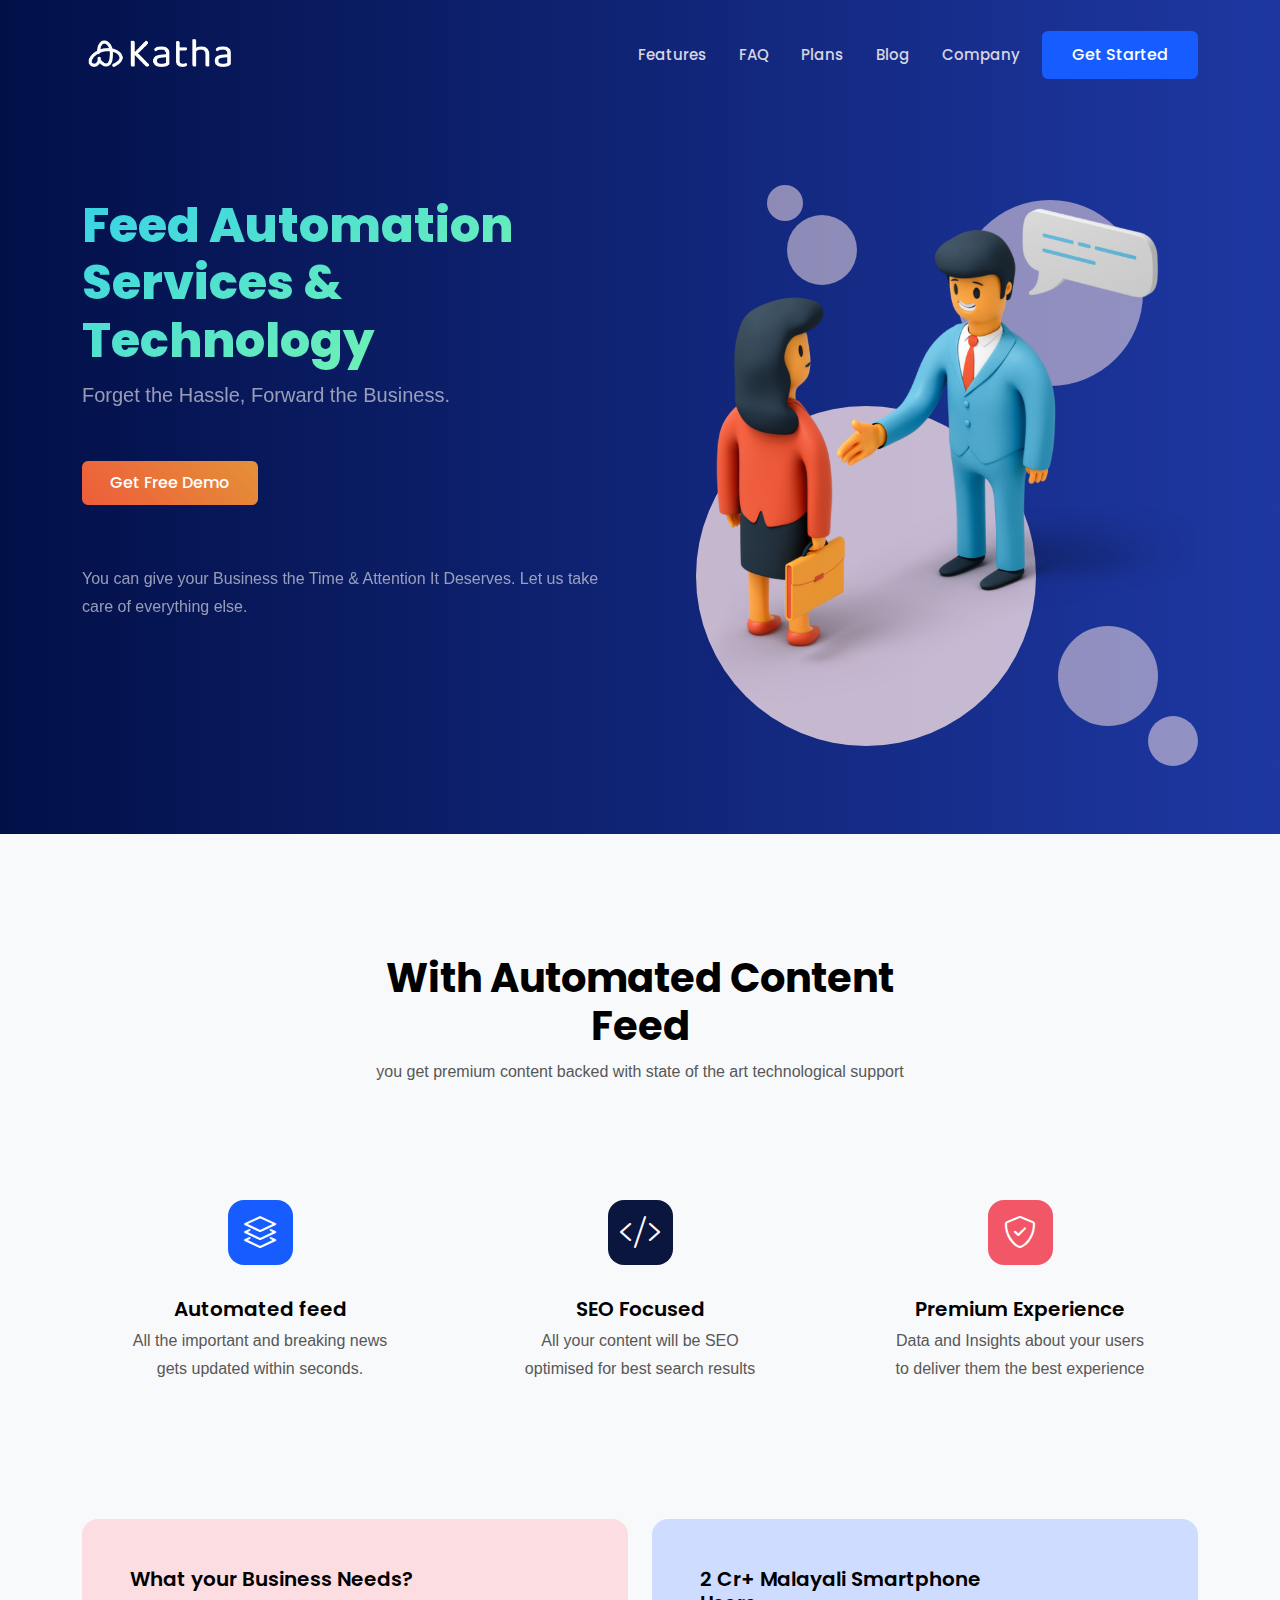
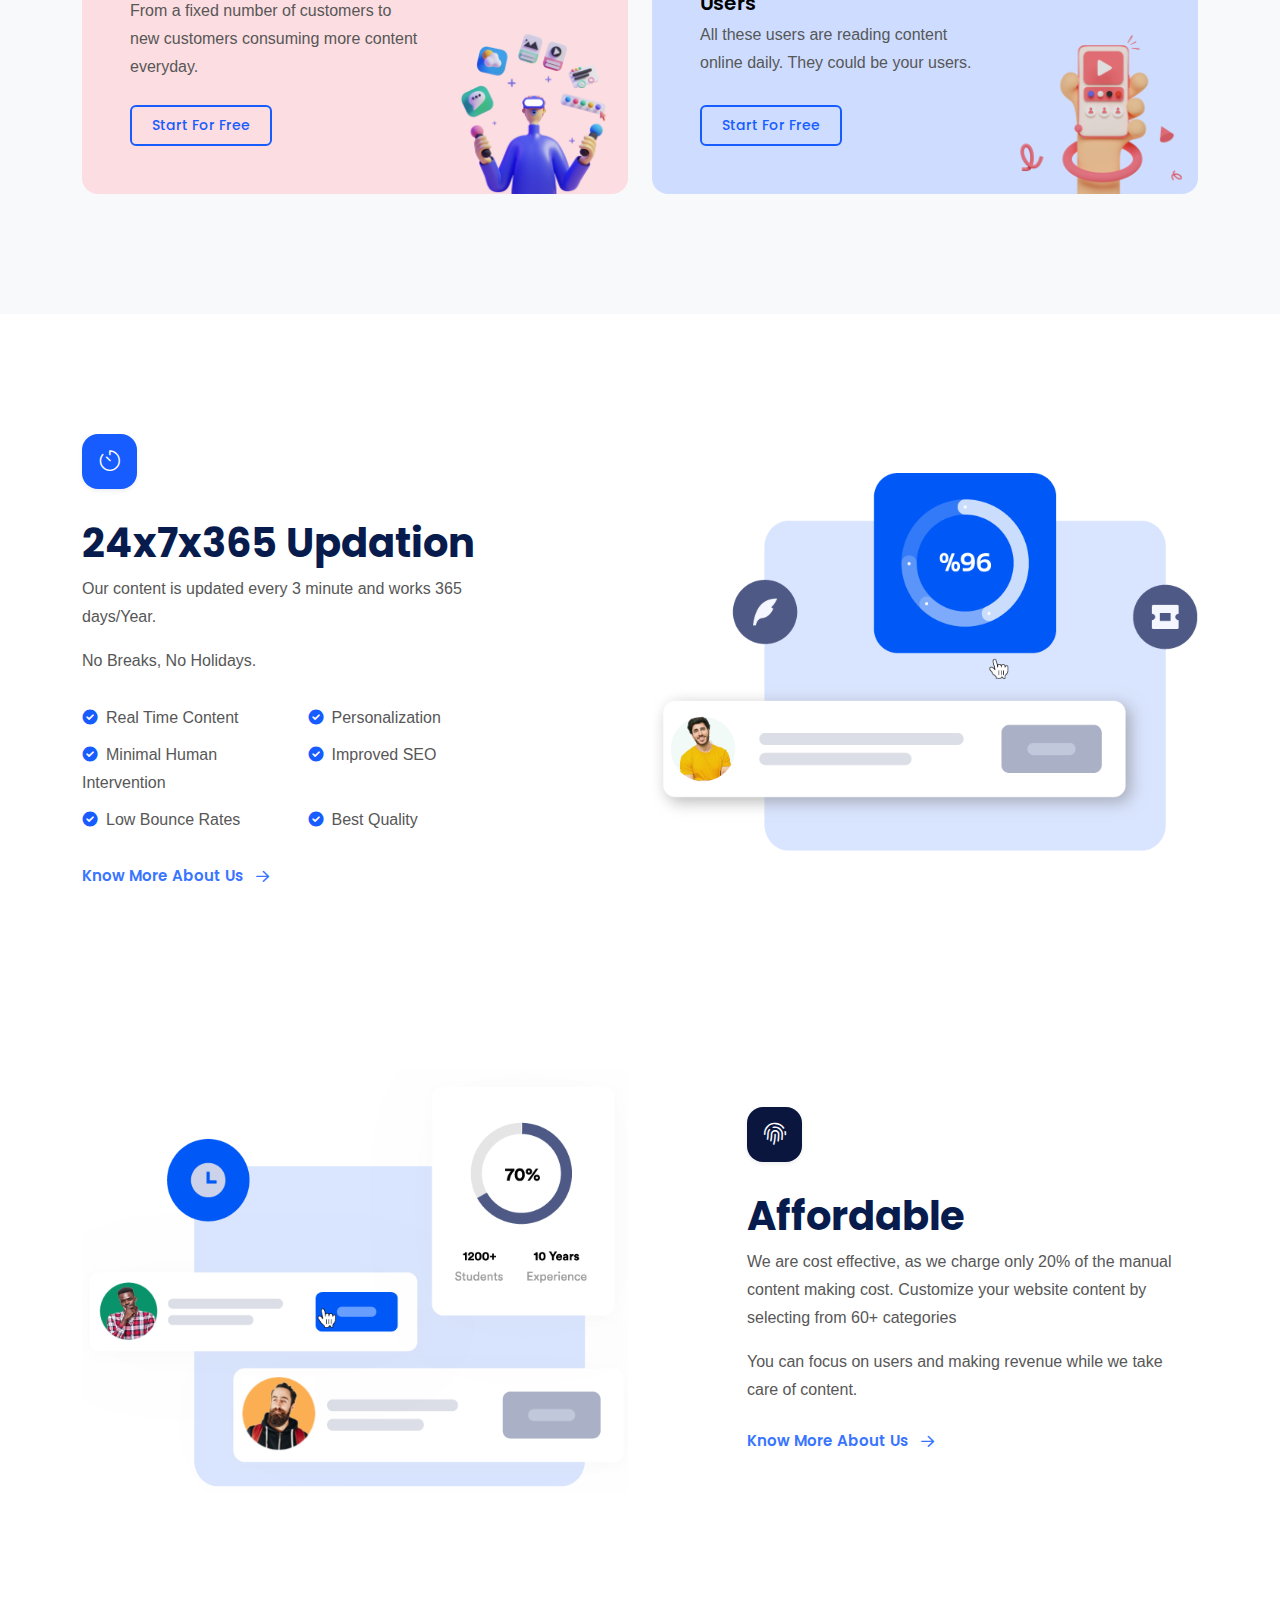
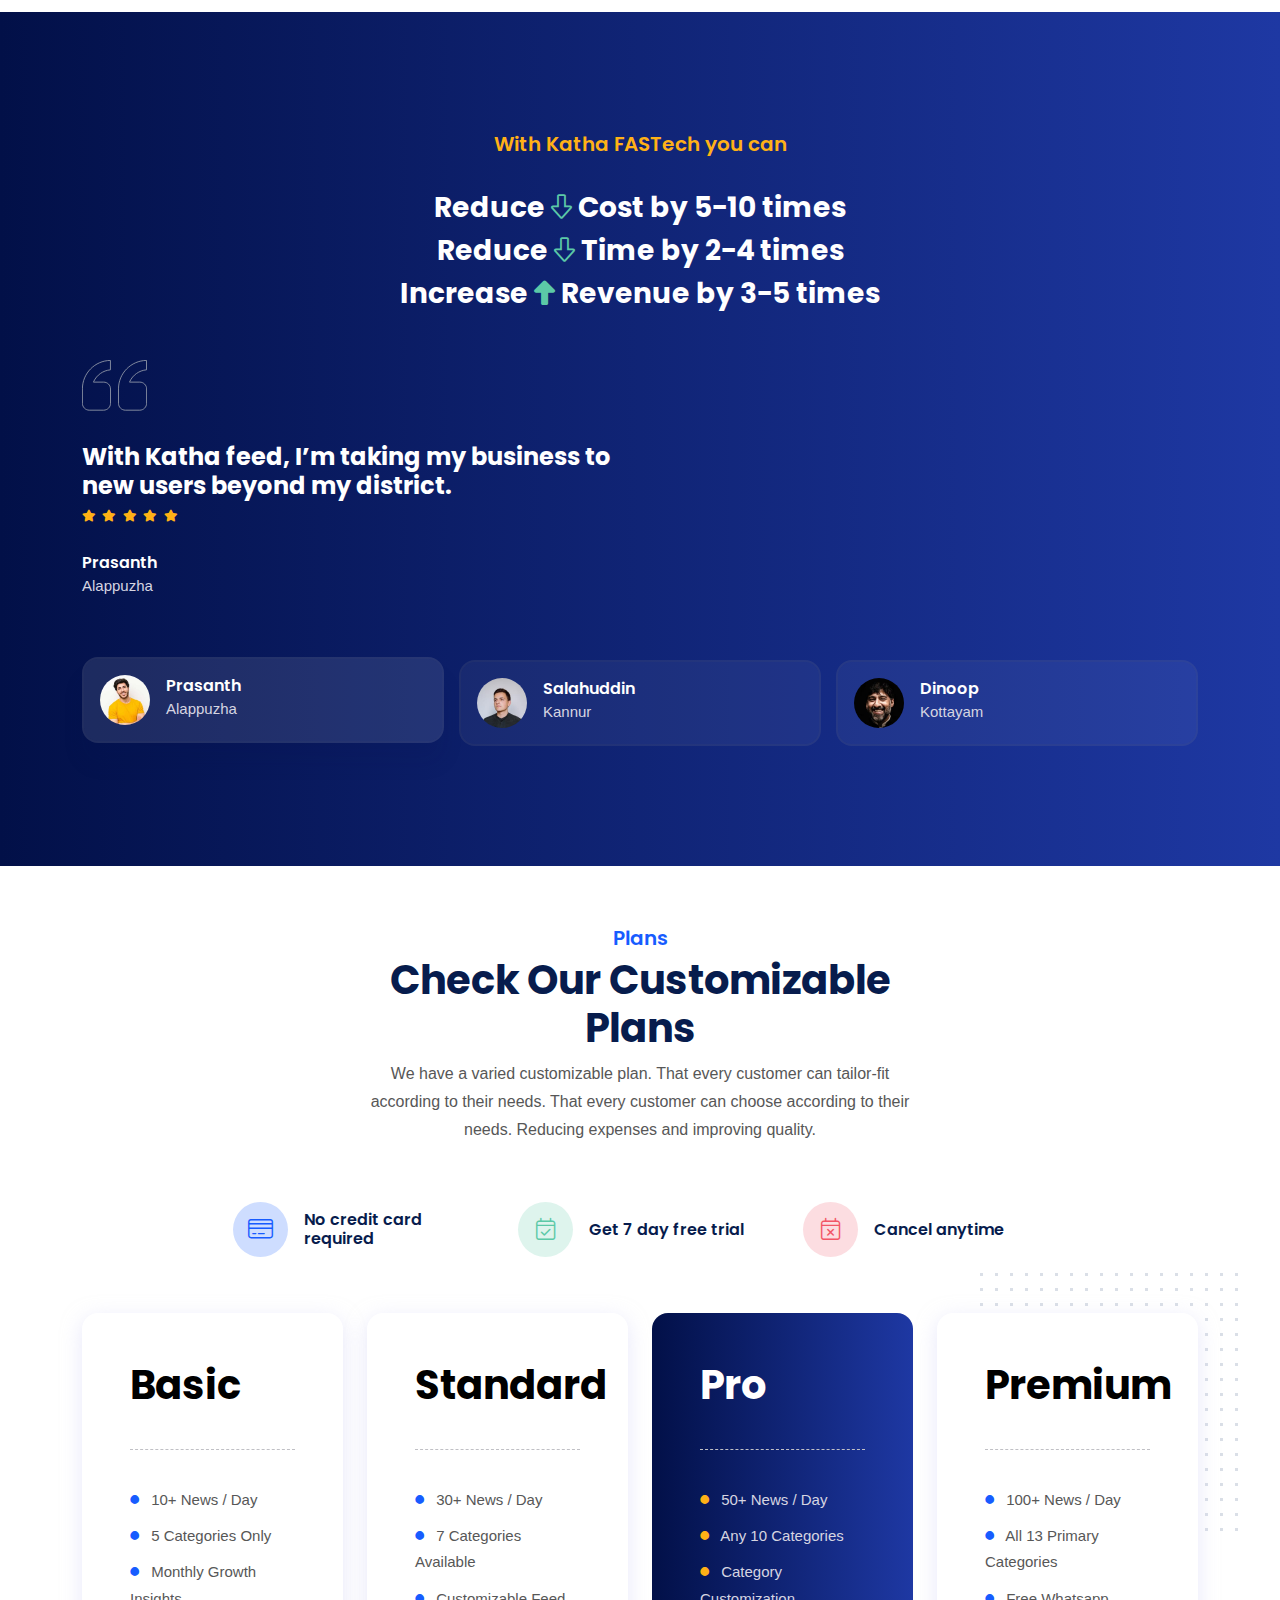
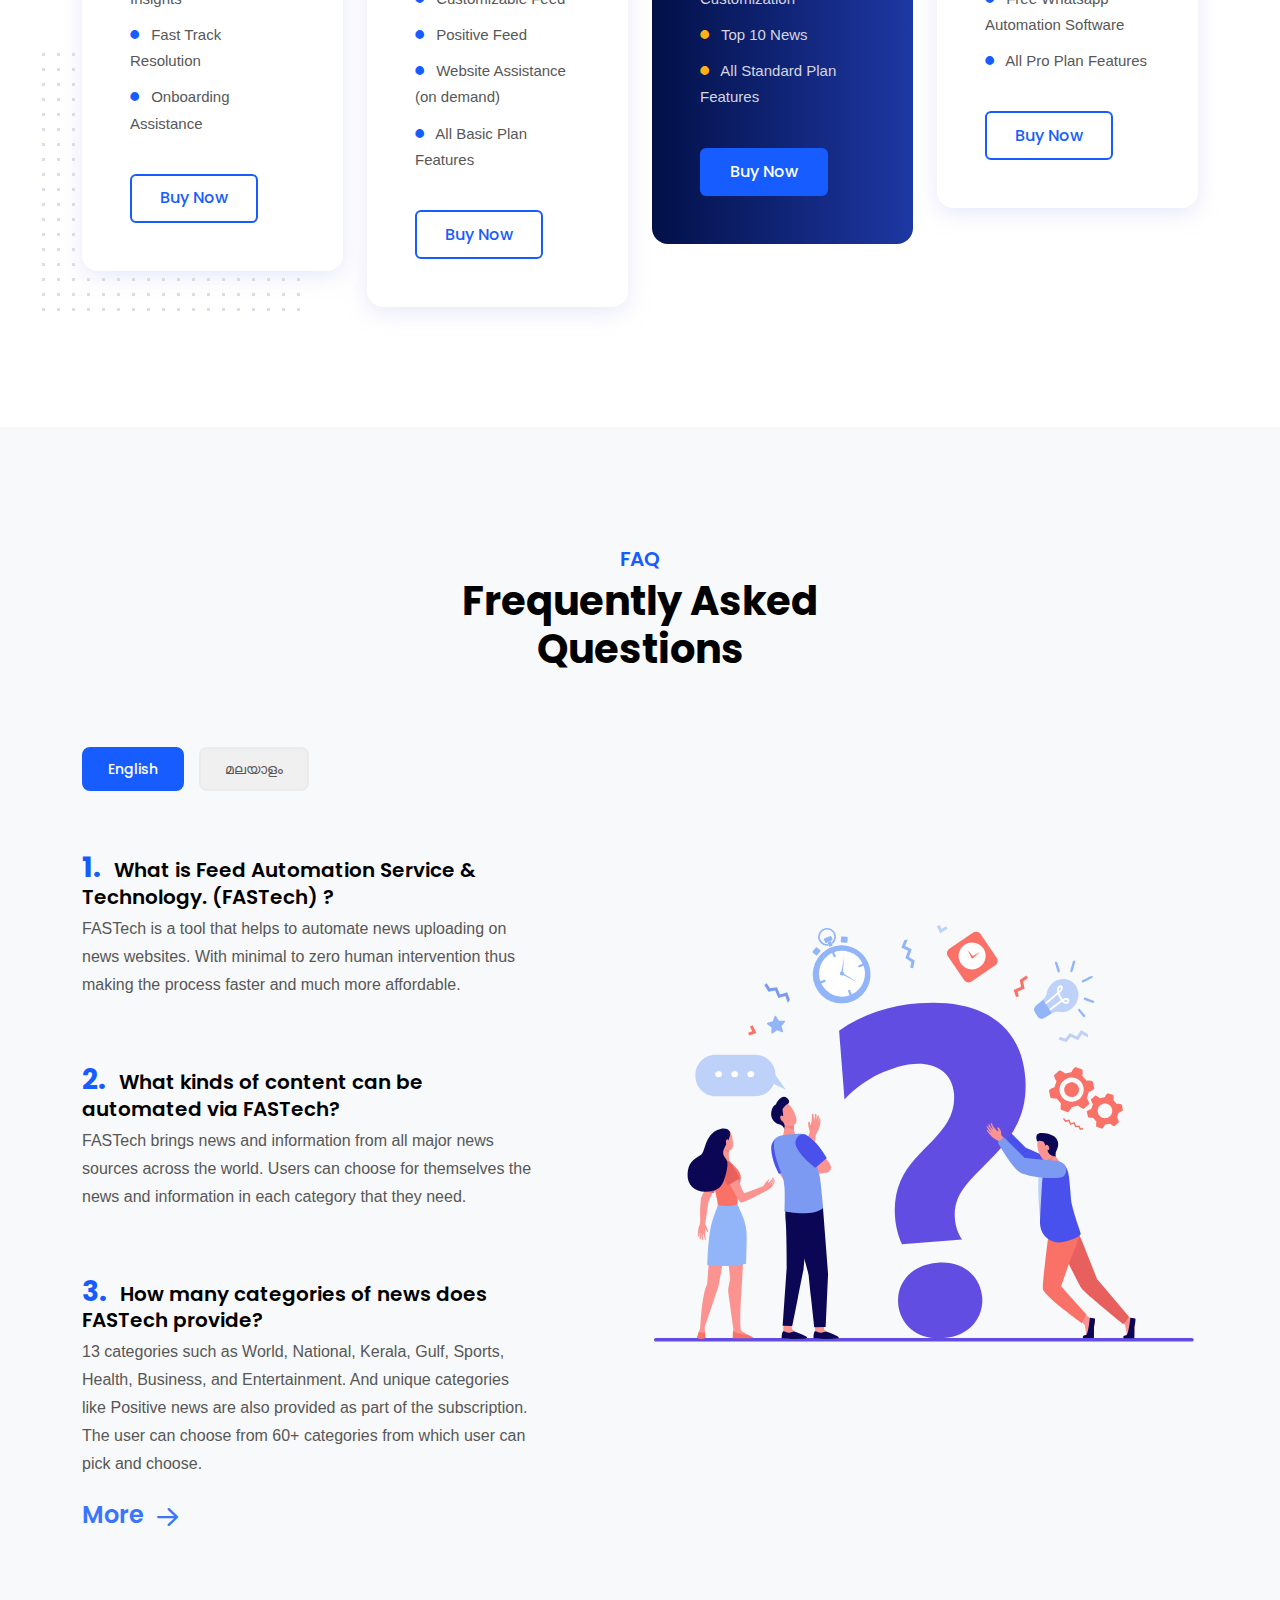
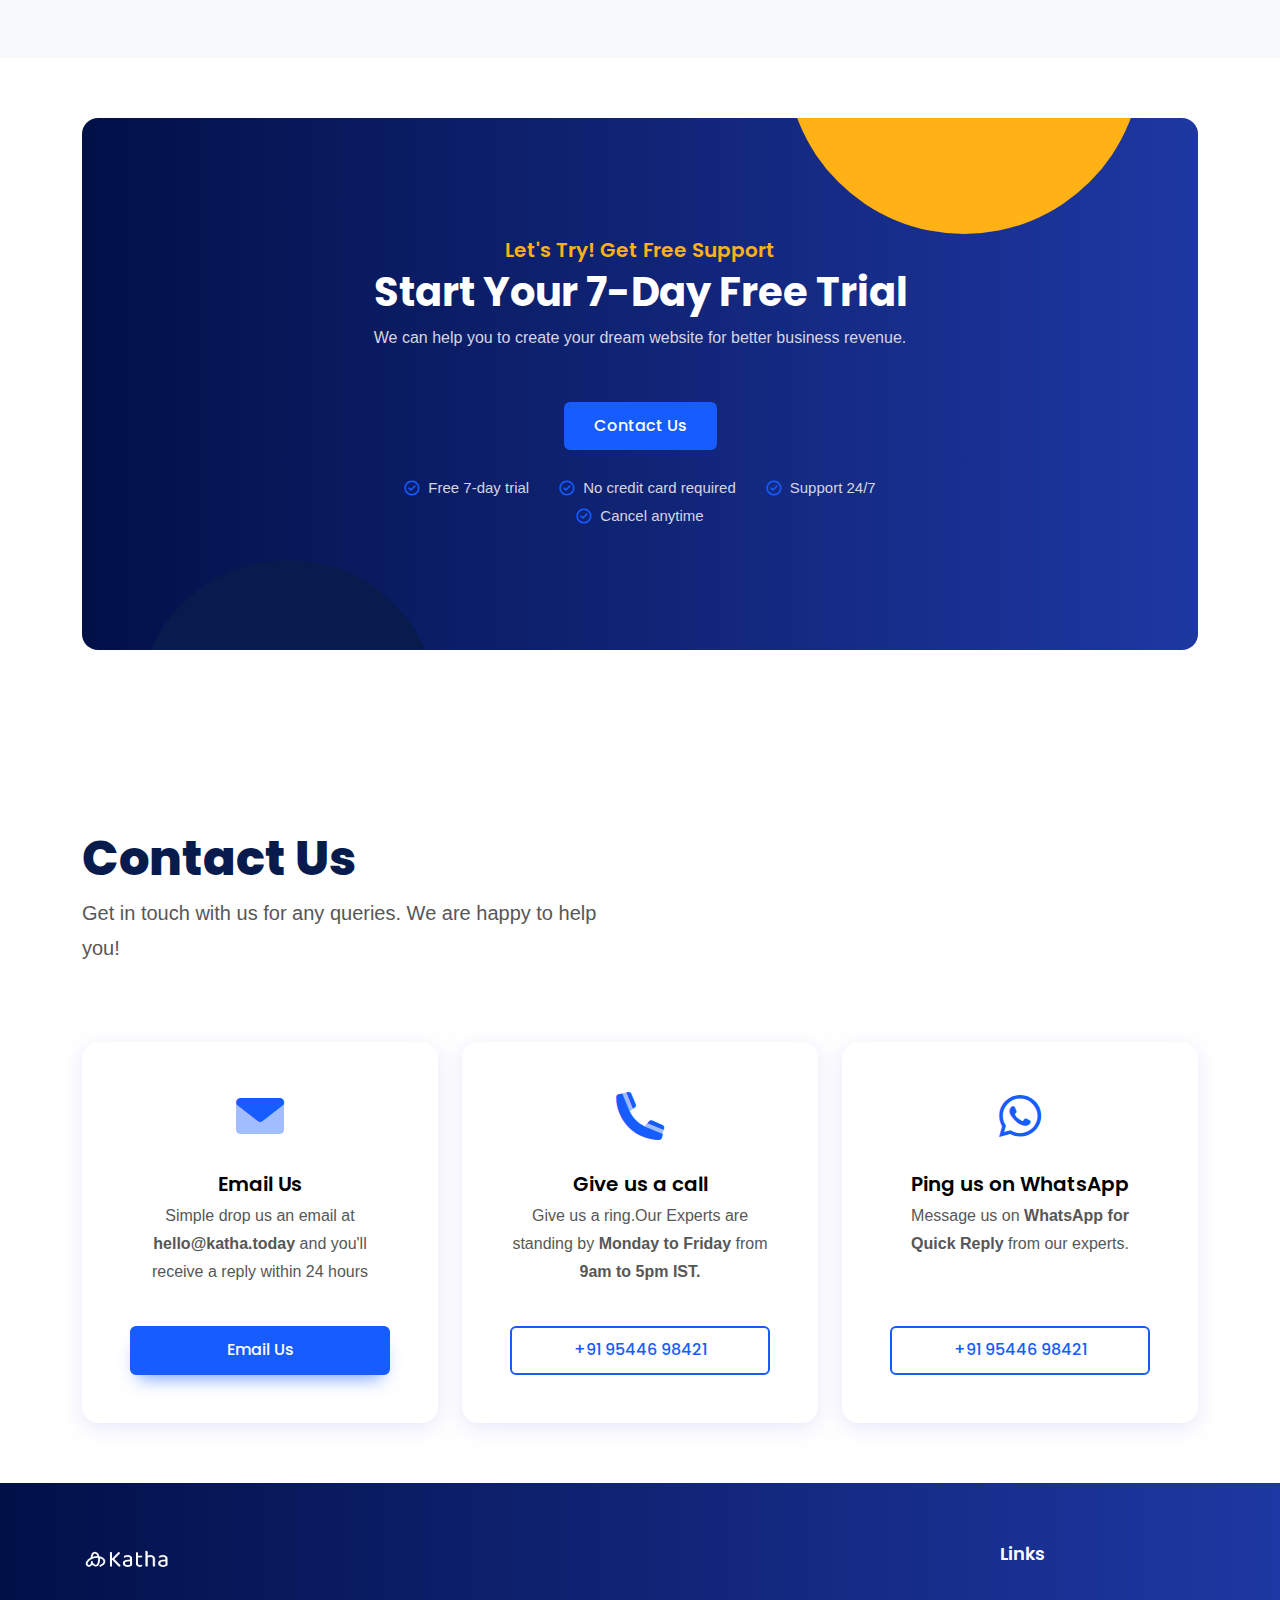
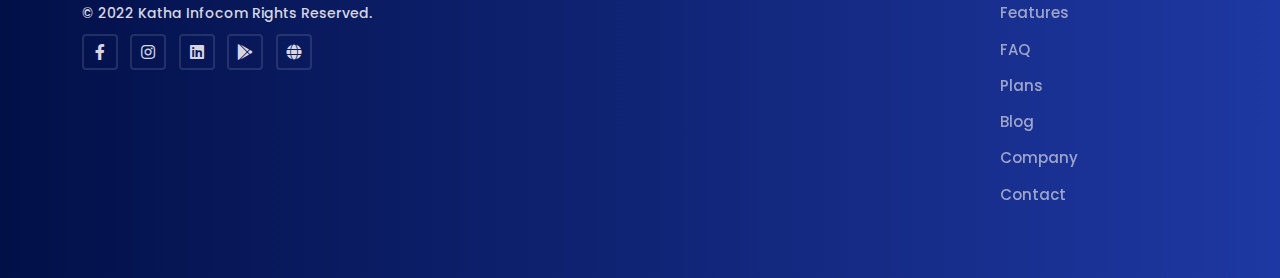
<file: index.html>
<!DOCTYPE html>
<html lang="en">
<head>
    <meta http-equiv="Content-Type" content="text/html; charset=UTF-8">
    <!--required meta tags-->
    <meta name="viewport" content="width=device-width, initial-scale=1.0, maximum-scale=1.0">

    <!--twitter og-->
    <meta name="twitter:card" content="summary_large_image">
    <meta name="twitter:title" content="Katha | FASTech | Feed Automation Services & Technology">
    <meta name="twitter:description"
          content="Katha's FASTech enables automated feed. Get all the important and breaking news gets updated within seconds.">
    <meta name="twitter:image" content="#">

    <!--facebook og-->
    <meta property="og:url" content="business.katha.today">
    <meta name="twitter:title" content="Katha | FASTech | Feed Automation Services & Technology">

    <!--meta-->
    <meta name="description"
          content="Katha's FASTech enables automated feed. Get all the important and breaking news gets updated within seconds.">
    <meta name="author" content="Katha">
    <meta property="og:title" name="og:title" content="Katha | FASTech | Feed Automation Services & Technology">
    <meta property="og:description"
          content="Katha's FASTech enables automated feed. Get all the important and breaking news gets updated within seconds.">
    <meta property="og:image" name="og:image" content="assets/img/cover.jpeg">

    <link rel="icon" href="assets/img/favicon.png" type="image/png" sizes="32x32">
    <title>Katha | FASTech | Feed Automation Services & Technology</title>
    <link href="assets/css/css2" rel="stylesheet">
    <link rel="stylesheet" href="assets/css/main.css">
    <link rel="stylesheet" href="assets/css/custom.css">
</head>

<body data-aos-easing="ease-in-out" data-aos-duration="500" data-aos-delay="0" data-new-gr-c-s-check-loaded="14.1063.0"
      data-gr-ext-installed="">

<!--preloader start-->
<div id="preloader" style="display: none;">
    <div class="preloader-wrap">
        <img src="assets/img/favicon.png" alt="logo" class="img-fluid preloader-icon">
        <div class="loading-bar"></div>
    </div>
</div>
<!--preloader end-->
<!--main content wrapper start-->
<div class="main-wrapper">

    <!--header section start-->
    <!--header start-->
    <header class="main-header position-absolute w-100">
        <nav class="navbar navbar-expand-xl navbar-dark sticky-header">
            <div class="container d-flex align-items-center justify-content-lg-between position-relative">
                <a href="/" class="navbar-brand d-flex align-items-center mb-md-0 text-decoration-none">
                    <img src="assets/img/logo-white.png" alt="logo" class="img-fluid logo-white"
                         style="max-width: 30%;">
                    <img src="assets/img/logo-color.png" alt="logo" class="img-fluid logo-color"
                         style="max-width: 30%;">
                </a>

                <a class="navbar-toggler position-absolute right-0 border-0" href="./#offcanvasWithBackdrop"
                   role="button">
                    <span class="far fa-bars" data-bs-toggle="offcanvas" data-bs-target="#offcanvasWithBackdrop"
                          aria-controls="offcanvasWithBackdrop"></span>
                </a>
                <div class="clearfix"></div>
                <div class="collapse navbar-collapse justify-content-center">
                    <ul class="nav col-12 col-md-auto justify-content-center main-menu">
                        <li><a href="./#features" class="nav-link">Features</a></li>
                        <li><a href="./#faq" class="nav-link">FAQ</a></li>
                        <li><a href="./#plans" class="nav-link">Plans</a></li>
                        <li><a href="./blog.html" class="nav-link">Blog</a></li>
                        <li><a href="./company.html" class="nav-link">Company</a></li>
                    </ul>
                </div>

                <div class="action-btns text-end me-5 me-lg-0 d-none d-md-block d-lg-block">
                    <a href="./#contact" class="btn btn-primary">Get Started</a>
                </div>

                <!--offcanvas menu start-->
                <div class="offcanvas offcanvas-end" tabindex="-1" id="offcanvasWithBackdrop">
                    <div class="offcanvas-header d-flex align-items-center mt-4">
                        <a href="/" class="d-flex align-items-center mb-md-0 text-decoration-none">
                            <img src="assets/img/logo-color.png" alt="logo" class="img-fluid ps-2"
                                 style="max-width: 30%;">
                        </a>
                        <button id="nav-close-btn" type="button" class="close-btn text-danger" data-bs-dismiss="offcanvas"
                                aria-label="Close">
                            <i class="far fa-close"></i>
                        </button>
                    </div>
                    <div class="offcanvas-body">
                        <ul class="nav col-12 col-md-auto justify-content-center main-menu">
                            <li><a href="./#features" class="nav-link">Features</a></li>
                            <li><a href="./#faq" class="nav-link">FAQ</a></li>
                            <li><a href="./#plans" class="nav-link">Plans</a></li>
                            <li><a href="./blog.html" class="nav-link">Blog</a></li>
                            <li><a href="./company.html" class="nav-link">Company</a></li>
                        </ul>
                        <div class="action-btns mt-4 ps-3">
                            <a href="./#contact" class="btn btn-primary">Get Started</a>
                        </div>
                    </div>
                </div>
                <!--offcanvas menu end-->
            </div>
        </nav>
    </header>
    <!--header end-->
    <!--header section end-->

    <!--hero section start-->
    <section class="hero-section ptb-120 text-white bg-gradient"
             style="background: url(&#39;assets/img/hero-dot-bg.png&#39;)no-repeat center right">
        <div class="container">
            <div class="row align-items-center">
                <div class="col-lg-6 col-md-10">
                    <div class="hero-content-wrap mt-5 mt-lg-0 mt-xl-0">
                        <h2 class="fw-bold display-5 hero-gradient">Feed Automation Services & Technology</h2>
                        <p class="lead" style="opacity: 0.7;">
                            Forget the Hassle, Forward the Business.
                        </p>
                        <div class="action-btn mt-5 align-items-center d-block d-sm-flex d-lg-flex d-md-flex">
                            <a href="./#contact" class="btn btn-primary me-3" style="background: linear-gradient(45deg, #ee5c3b, #e49137); border: none;">Get Free Demo</a>
                        </div>
                        <div class="row justify-content-lg-start mt-60" style="opacity: 0.7;">
                            <p>You can give your Business
                                the Time & Attention It Deserves. Let us take care of everything else.</p>
                        </div>
                    </div>
                </div>
                <div class="col-lg-6 col-md-8 mt-5">
                    <div class="hero-img position-relative circle-shape-images">
                        <!--animated shape start-->
                        <ul class="position-absolute animate-element parallax-element circle-shape-list"
                            style="transform: translate3d(0px, 0px, 0px); transform-style: preserve-3d; backface-visibility: hidden;">
                            <li class="layer" data-depth="0.03"
                                style="position: relative; display: block; left: 0px; top: 0px; transform: translate3d(4.54686px, -4.53971px, 0px); transform-style: preserve-3d; backface-visibility: hidden;">
                                <img src="assets/img/circle-1.svg" alt="shape" class="circle-shape-item type-0 hero-1">
                            </li>
                            <li class="layer" data-depth="0.02"
                                style="position: absolute; display: block; left: 0px; top: 0px; transform: translate3d(3.03124px, -3.02648px, 0px); transform-style: preserve-3d; backface-visibility: hidden;">
                                <img src="assets/img/circle-1.svg" alt="shape" class="circle-shape-item type-1 hero-1">
                            </li>
                            <li class="layer" data-depth="0.04"
                                style="position: absolute; display: block; left: 0px; top: 0px; transform: translate3d(6.06249px, -6.05295px, 0px); transform-style: preserve-3d; backface-visibility: hidden;">
                                <img src="assets/img/circle-1.svg" alt="shape" class="circle-shape-item type-2 hero-1">
                            </li>
                            <li class="layer" data-depth="0.04"
                                style="position: absolute; display: block; left: 0px; top: 0px; transform: translate3d(6.06249px, -6.05295px, 0px); transform-style: preserve-3d; backface-visibility: hidden;">
                                <img src="assets/img/circle-1.svg" alt="shape" class="circle-shape-item type-3 hero-1">
                            </li>
                            <li class="layer" data-depth="0.03"
                                style="position: absolute; display: block; left: 0px; top: 0px; transform: translate3d(4.54686px, -4.53971px, 0px); transform-style: preserve-3d; backface-visibility: hidden;">
                                <img src="assets/img/circle-1.svg" alt="shape" class="circle-shape-item type-4 hero-1">
                            </li>
                            <li class="layer" data-depth="0.03"
                                style="position: absolute; display: block; left: 0px; top: 0px; transform: translate3d(4.54686px, -4.53971px, 0px); transform-style: preserve-3d; backface-visibility: hidden;">
                                <img src="assets/img/circle-1.svg" alt="shape" class="circle-shape-item type-5 hero-1">
                            </li>
                        </ul>
                        <!--animated shape end-->
                        <img src="assets/img/hero-2.png" alt="hero img" class="img-fluid position-relative z-5">
                    </div>
                </div>
            </div>
        </div>
    </section>
    <!--hero section end-->

    <!--feature promo section start-->
    <section class="feature-promo ptb-120 bg-light">
        <div class="container">
            <div class="row justify-content-center">
                <div class="col-lg-6 col-md-10">
                    <div class="section-heading text-center">
                        <h2>With Automated Content Feed</h2>
                        <p>you get premium content backed with state of the art technological support</p>
                    </div>
                </div>
            </div>
            <div class="row justify-content-center">
                <div class="col-lg-4 col-md-6">
                    <div class="single-feature-promo p-lg-5 p-4 text-center mt-3">
                        <div class="feature-icon icon-center pb-5 rounded-custom bg-primary">
                            <i class="fal fa-layer-group fa-2x text-white"></i>
                        </div>
                        <div class="feature-info-wrap">
                            <h3 class="h5">Automated feed</h3>
                            <p>All the important and breaking news gets updated within seconds.</p>
                        </div>
                    </div>
                </div>
                <div class="col-lg-4 col-md-6">
                    <div class="single-feature-promo p-lg-5 p-4 text-center mt-3">
                        <div class="feature-icon icon-center pb-5 rounded-custom bg-dark">
                            <i class="fal fa-code fa-2x text-white"></i>
                        </div>
                        <div class="feature-info-wrap">
                            <h3 class="h5">SEO Focused</h3>
                            <p>All your content will be SEO optimised for best search results</p>
                        </div>
                    </div>
                </div>
                <div class="col-lg-4 col-md-6">
                    <div class="single-feature-promo p-lg-5 p-4 text-center mt-3">
                        <div class="feature-icon icon-center pb-5 rounded-custom bg-danger">
                            <i class="fal fa-shield-check fa-2x text-white"></i>
                        </div>
                        <div class="feature-info-wrap">
                            <h3 class="h5">Premium Experience</h3>
                            <p>Data and Insights about your users to deliver them the best experience</p>
                        </div>
                    </div>
                </div>
            </div>
            <div class="row pt-lg-5 pt-3">
                <div class="col-lg-6 mt-4">
                    <div class="position-relative d-flex flex-column h-100 flex-wrap bg-danger-soft p-5 rounded-custom">
                        <div class="cta-left-info mb-2">
                            <h5>What your Business Needs?</h5>
                            <p>From a fixed number of customers to new customers consuming more content everyday.</p>
                        </div>
                        <div class="mt-auto">
                            <a href="./#contact" class="btn btn-outline-primary btn-sm">Start For Free</a>
                        </div>
                        <div class="cta-img position-absolute right-0 bottom-0">
                            <img src="assets/img/cta-img-1.png" alt="cta img" class="img-fluid">
                        </div>
                    </div>
                </div>
                <div class="col-lg-6 mt-4">
                    <div class="position-relative d-flex flex-column h-100 flex-wrap bg-primary-soft p-5 rounded-custom">
                        <div class="cta-left-info mb-2">
                            <h5>2 Cr+ Malayali Smartphone Users</h5>
                            <p>All these users are reading content online daily. They could be your users.</p>
                        </div>
                        <div class="mt-auto">
                            <a href="./#contact" class="btn btn-outline-primary btn-sm">Start For Free</a>
                        </div>
                        <div class="cta-img position-absolute right-0 bottom-0">
                            <img src="assets/img/cta-img-2.png" alt="cta img" class="img-fluid">
                        </div>
                    </div>
                </div>
            </div>
        </div>
    </section>
    <!--feature promo section end-->

    <!--feature left right content start-->
    <!--why choose us section start-->
    <section class="why-choose-us ptb-120" id="features">
        <div class="container">
            <div class="row justify-content-lg-between align-items-center">
                <div class="col-lg-5 col-12">
                    <div class="why-choose-content">
                        <div class="icon-box rounded-custom bg-primary shadow-sm d-inline-block">
                            <i class="fal fa-timer fa-2x text-white"></i>
                        </div>
                        <h2>24x7x365 Updation</h2>
                        <p>Our content is updated every 3 minute and works 365 days/Year.</p>
                        <p>No Breaks, No Holidays.</p>
                        <ul class="list-unstyled d-flex flex-wrap list-two-col mt-4 mb-4">
                            <li class="py-1"><i class="fas fa-check-circle me-2 text-primary"></i>Real Time Content</li>
                            <li class="py-1"><i class="fas fa-check-circle me-2 text-primary"></i>Personalization</li>
                            <li class="py-1"><i class="fas fa-check-circle me-2 text-primary"></i>Minimal Human Intervention</li>
                            <li class="py-1"><i class="fas fa-check-circle me-2 text-primary"></i>Improved SEO</li>
                            <li class="py-1"><i class="fas fa-check-circle me-2 text-primary"></i>Low Bounce Rates</li>
                            <li class="py-1"><i class="fas fa-check-circle me-2 text-primary"></i>Best Quality</li>
                        </ul>
                        <a href="./#contact" class="read-more-link text-decoration-none">Know More About Us <i
                                class="far fa-arrow-right ms-2"></i></a>
                    </div>
                </div>
                <div class="col-lg-6 col-12">
                    <div class="feature-img-holder mt-4 mt-lg-0 mt-xl-0">
                        <img src="assets/img/widget-11.png" class="img-fluid" alt="feature-image">
                    </div>
                </div>
            </div>
        </div>
    </section>
    <!--why choose us section end-->

    <!--image feature section start-->
    <section class="image-feature pt-60 pb-120">
        <div class="container">
            <div class="row justify-content-between align-items-center">
                <div class="col-lg-5 col-12 order-lg-1">
                    <div class="feature-img-content">
                        <div class="icon-box rounded-custom bg-dark shadow-sm d-inline-block">
                            <i class="fal fa-fingerprint fa-2x text-white"></i>
                        </div>
                        <h2>Affordable</h2>
                        <p>We are cost effective, as we charge only 20% of the manual content making cost. Customize your website
                            content by selecting from 60+ categories</p>
                        <p>You can focus on users and making revenue while we take care of content.</p>
                        <a href="./#contact" class="read-more-link text-decoration-none d-block mt-4">Know More About Us
                            <i class="far fa-arrow-right ms-2"></i></a>
                    </div>
                </div>
                <div class="col-lg-6 col-12 order-lg-0">
                    <div class="feature-img-holder mt-4 mt-lg-0 mt-xl-0">
                        <img src="assets/img/widget-12.png" class="img-fluid" alt="feature-image">
                    </div>
                </div>
            </div>
        </div>
    </section>
    <!--image feature section end-->
    <!--feature left right content end-->

    <!--customer review tab section start-->
    <section class="customer-review-tab ptb-120 bg-gradient text-white  position-relative z-2">
        <div class="container">
            <div class="row justify-content-center align-content-center">
                <div class="col-md-10 col-lg-6">
                    <div class="section-heading text-center">
                        <h4 class="h5 text-warning text-primary">With Katha FASTech you can</h4>
                        <br>
                        <h3>Reduce <i class="fal fa-down text-success"></i> Cost by 5-10 times</h3>
                        <h3>Reduce <i class="fal fa-down text-success"></i> Time by 2-4 times</h3>
                        <h3>Increase <i class="fal fa-solid fa-up text-success"></i> Revenue by 3-5 times</h3>
                        <!--                        <p>Uniquely promote adaptive quality vectors rather than stand-alone e-markets. pontificate alternative architectures whereas iterate.</p>-->
                    </div>
                </div>
            </div>
            <div class="row">
                <div class="col-12">
                    <div class="tab-content" id="testimonial-tabContent">
                        <div class="tab-pane fade active show" id="testimonial-tab-1" role="tabpanel">
                            <div class="row align-items-center justify-content-between">
                                <div class="col-lg-6 col-md-6">
                                    <div class="testimonial-tab-content mb-5 mb-lg-0 mb-md-0">
                                        <img src="assets/img/quotes-left.svg" alt="testimonial quote" width="65"
                                             class="img-fluid mb-32">
                                        <div class="blockquote-title-review mb-4">
                                            <h3 class="mb-0 h4 fw-semi-bold">With Katha feed, I’m taking my business to new users beyond my district.</h3>
                                            <ul class="review-rate mb-0 list-unstyled list-inline">
                                                <li class="list-inline-item"><i class="fas fa-star text-warning"></i>
                                                </li>
                                                <li class="list-inline-item"><i class="fas fa-star text-warning"></i>
                                                </li>
                                                <li class="list-inline-item"><i class="fas fa-star text-warning"></i>
                                                </li>
                                                <li class="list-inline-item"><i class="fas fa-star text-warning"></i>
                                                </li>
                                                <li class="list-inline-item"><i class="fas fa-star text-warning"></i>
                                                </li>
                                            </ul>
                                        </div>
                                        <div class="author-info mt-4">
                                            <h6 class="mb-0">Prasanth</h6>
                                            <span>Alappuzha</span>
                                        </div>
                                    </div>
                                </div>
                            </div>
                        </div>
                        <div class="tab-pane fade" id="testimonial-tab-2" role="tabpanel">
                            <div class="row align-items-center justify-content-between">
                                <div class="col-lg-6 col-md-6">
                                    <div class="testimonial-tab-content mb-5 mb-lg-0 mb-md-0">
                                        <img src="assets/img/quotes-left.svg" alt="testimonial quote" width="65"
                                             class="img-fluid mb-32">
                                        <div class="blockquote-title-review mb-4">
                                            <h3 class="mb-0 h4 fw-semi-bold">Katha feed are the best for growing business. Strongly Recommend it.</h3>
                                            <ul class="review-rate mb-0 list-unstyled list-inline">
                                                <li class="list-inline-item"><i class="fas fa-star text-warning"></i>
                                                </li>
                                                <li class="list-inline-item"><i class="fas fa-star text-warning"></i>
                                                </li>
                                                <li class="list-inline-item"><i class="fas fa-star text-warning"></i>
                                                </li>
                                                <li class="list-inline-item"><i class="fas fa-star text-warning"></i>
                                                </li>
                                                <li class="list-inline-item"><i class="fas fa-star text-warning"></i>
                                                </li>
                                            </ul>
                                        </div>
                                        <div class="author-info mt-4">
                                            <h6 class="mb-0">Salahuddin</h6>
                                            <span>Kannur</span>
                                        </div>
                                    </div>
                                </div>
                            </div>
                        </div>
                        <div class="tab-pane fade" id="testimonial-tab-3" role="tabpanel">
                            <div class="row align-items-center justify-content-between">
                                <div class="col-lg-6 col-md-6">
                                    <div class="testimonial-tab-content mb-5 mb-lg-0 mb-md-0">
                                        <img src="assets/img/quotes-left.svg" alt="testimonial quote" width="65"
                                             class="img-fluid mb-32">
                                        <div class="blockquote-title-review mb-4">
                                            <h3 class="mb-0 h4 fw-semi-bold">Increased News content is helping us bring more users and show more Google ads.</h3>
                                            <ul class="review-rate mb-0 list-unstyled list-inline">
                                                <li class="list-inline-item"><i class="fas fa-star text-warning"></i>
                                                </li>
                                                <li class="list-inline-item"><i class="fas fa-star text-warning"></i>
                                                </li>
                                                <li class="list-inline-item"><i class="fas fa-star text-warning"></i>
                                                </li>
                                                <li class="list-inline-item"><i class="fas fa-star text-warning"></i>
                                                </li>
                                                <li class="list-inline-item"><i class="fas fa-star text-warning"></i>
                                                </li>
                                            </ul>
                                        </div>
                                        <div class="author-info mt-4">
                                            <h6 class="mb-0">Dinoop</h6>
                                            <span>Kottayam</span>
                                        </div>
                                    </div>
                                </div>
                            </div>
                        </div>
                    </div>
                </div>
            </div>
            <div class="row">
                <div class="col-12">
                    <ul class="nav nav-pills testimonial-tab-menu mt-60" id="testimonial" role="tablist">
                        <li class="nav-item" role="presentation">
                            <div class="nav-link d-flex align-items-center rounded-custom border border-light border-2 testimonial-tab-link active"
                                 data-bs-toggle="pill" data-bs-target="#testimonial-tab-1" role="tab"
                                 aria-selected="false">
                                <div class="testimonial-thumb me-3">
                                    <img src="assets/img/1.jpg" width="50" class="rounded-circle"
                                         alt="testimonial thumb">
                                </div>
                                <div class="author-info">
                                    <h6 class="mb-0">Prasanth</h6>
                                    <span>Alappuzha</span>
                                </div>
                            </div>
                        </li>
                        <li class="nav-item" role="presentation">
                            <div class="nav-link d-flex align-items-center rounded-custom border border-light border-2 testimonial-tab-link"
                                 data-bs-toggle="pill" data-bs-target="#testimonial-tab-2" role="tab"
                                 aria-selected="false">
                                <div class="testimonial-thumb me-3">
                                    <img src="assets/img/2.jpg" width="50" class="rounded-circle"
                                         alt="testimonial thumb">
                                </div>
                                <div class="author-info">
                                    <h6 class="mb-0">Salahuddin</h6>
                                    <span>Kannur</span>
                                </div>
                            </div>

                        </li>
                        <li class="nav-item" role="presentation">
                            <div class="nav-link d-flex align-items-center rounded-custom border border-light border-2 testimonial-tab-link"
                                 data-bs-toggle="pill" data-bs-target="#testimonial-tab-3" role="tab"
                                 aria-selected="false">
                                <div class="testimonial-thumb me-3">
                                    <img src="assets/img/3.jpg" width="50" class="rounded-circle"
                                         alt="testimonial thumb">
                                </div>
                                <div class="author-info">
                                    <h6 class="mb-0">Dinoop</h6>
                                    <span>Kottayam</span>
                                </div>
                            </div>
                        </li>
                    </ul>
                </div>
            </div>
        </div>
    </section>
    <!--customer review tab section end-->

    <!--pricing section start-->
    <section class="pricing-section pt-60 pb-120  position-relative z-2" id="plans">
        <div class="container">
            <div class="row justify-content-center">
                <div class="col-lg-6 col-md-10">
                    <div class="section-heading text-center">
                        <h4 class="h5 text-primary">Plans</h4>
                        <h2>Check Our Customizable Plans</h2>
                        <p>We have a varied customizable plan. That every customer can tailor-fit according to their needs. That every customer can choose according to their needs. Reducing expenses and improving quality.</p>
                    </div>
                </div>
            </div>
            <div class="row justify-content-center mb-5">
                <div class="col-lg-3">
                    <div class="media d-flex align-items-center py-2 p-sm-2">
                        <div class="icon-box mb-0 bg-primary-soft rounded-circle d-block me-3">
                            <i class="fal fa-credit-card text-primary"></i>
                        </div>
                        <div class="media-body fw-medium h6 mb-0">
                            No credit card required
                        </div>
                    </div>
                </div>
                <div class="col-lg-3">
                    <div class="media d-flex align-items-center py-2 p-sm-2">
                        <div class="icon-box mb-0 bg-success-soft rounded-circle d-block me-3">
                            <i class="fal fa-calendar-check text-success"></i>
                        </div>
                        <div class="media-body fw-medium h6 mb-0">
                            Get 7 day free trial
                        </div>
                    </div>
                </div>
                <div class="col-lg-3">
                    <div class="media d-flex align-items-center py-2 p-sm-2">
                        <div class="icon-box mb-0 bg-danger-soft rounded-circle d-block me-3">
                            <i class="fal fa-calendar-times text-danger"></i>
                        </div>
                        <div class="media-body fw-medium h6 mb-0">
                            Cancel anytime
                        </div>
                    </div>
                </div>
            </div>
            <div class="row">
                <div class="col-lg-3 col-md-6">
                    <div class="position-relative single-pricing-wrap rounded-custom bg-white custom-shadow p-5 mb-4 mb-lg-0">
                        <div class="pricing-header mb-32">
                            <h4 class="display-6 fw-semi-bold">Basic</h4>
                        </div>
                        <div class="pricing-info mb-4">
                            <ul class="pricing-feature-list list-unstyled">
                                <li><i class="fas fa-circle fa-2xs text-primary me-2"></i> 10+ News / Day</li>
                                <li><i class="fas fa-circle fa-2xs text-primary me-2"></i> 5 Categories Only</li>
                                <li><i class="fas fa-circle fa-2xs text-primary me-2"></i> Monthly Growth Insights</li>
                                <li><i class="fas fa-circle fa-2xs text-primary me-2"></i> Fast Track Resolution</li>
                                <li><i class="fas fa-circle fa-2xs text-primary me-2"></i> Onboarding Assistance</li>
                            </ul>
                        </div>
                        <a href="./#contact" class="btn btn-outline-primary mt-2">Buy Now</a>

                        <!--pattern start-->
                        <div class="dot-shape-bg position-absolute z--1 left--40 bottom--40">
                            <img src="assets/img/dot-big-square.svg" alt="shape">
                        </div>
                        <!--pattern end-->
                    </div>
                </div>
                <div class="col-lg-3 col-md-6">
                    <div class="position-relative single-pricing-wrap rounded-custom bg-white custom-shadow p-5 mb-4 mb-lg-0">
                        <div class="pricing-header mb-32">
                            <h4 class="display-6 fw-semi-bold">Standard</h4>
                        </div>
                        <div class="pricing-info mb-4">
                            <ul class="pricing-feature-list list-unstyled">
                                <li><i class="fas fa-circle fa-2xs text-primary me-2"></i> 30+ News / Day</li>
                                <li><i class="fas fa-circle fa-2xs text-primary me-2"></i> 7 Categories Available</li>
                                <li><i class="fas fa-circle fa-2xs text-primary me-2"></i> Customizable Feed</li>
                                <li><i class="fas fa-circle fa-2xs text-primary me-2"></i> Positive Feed</li>
                                <li><i class="fas fa-circle fa-2xs text-primary me-2"></i> Website Assistance (on demand)</li>
                                <li><i class="fas fa-circle fa-2xs text-primary me-2"></i> All Basic Plan Features</li>
                            </ul>
                        </div>
                        <a href="./#contact" class="btn btn-outline-primary mt-2">Buy Now</a>
                    </div>
                </div>
                <div class="col-lg-3 col-md-6">
                    <div class="position-relative single-pricing-wrap rounded-custom bg-gradient text-white p-5 mb-4 mb-lg-0">
                        <div class="pricing-header mb-32">
                            <h4 class="display-6 fw-semi-bold">Pro</h4>
                        </div>
                        <div class="pricing-info mb-4">
                            <ul class="pricing-feature-list list-unstyled">
                                <li><i class="fas fa-circle fa-2xs text-warning me-2"></i> 50+ News / Day</li>
                                <li><i class="fas fa-circle fa-2xs text-warning me-2"></i> Any 10 Categories</li>
                                <li><i class="fas fa-circle fa-2xs text-warning me-2"></i> Category Customization</li>
                                <li><i class="fas fa-circle fa-2xs text-warning me-2"></i> Top 10 News</li>
                                <li><i class="fas fa-circle fa-2xs text-warning me-2"></i> All Standard Plan Features</li>
                            </ul>
                        </div>
                        <a href="./#contact" class="btn btn-primary mt-2">Buy Now</a>
                    </div>
                </div>
                <div class="col-lg-3 col-md-6">
                    <div class="position-relative single-pricing-wrap rounded-custom bg-white custom-shadow p-5 mb-4 mb-lg-0">
                        <div class="pricing-header mb-32">
                            <h4 class="display-6 fw-semi-bold">Premium</h4>
                        </div>
                        <div class="pricing-info mb-4">
                            <ul class="pricing-feature-list list-unstyled">
                                <li><i class="fas fa-circle fa-2xs text-primary me-2"></i> 100+ News / Day</li>
                                <li><i class="fas fa-circle fa-2xs text-primary me-2"></i> All 13 Primary Categories</li>
                                <li><i class="fas fa-circle fa-2xs text-primary me-2"></i> Free Whatsapp Automation Software</li>
                                <li><i class="fas fa-circle fa-2xs text-primary me-2"></i> All Pro Plan Features</li>
                            </ul>
                        </div>
                        <a href="./#contact" class="btn btn-outline-primary mt-2">Buy Now</a>

                        <!--pattern start-->
                        <div class="dot-shape-bg position-absolute z--1 right--40 top--40">
                            <img src="assets/img/dot-big-square.svg" alt="shape">
                        </div>
                        <!--pattern end-->
                    </div>
                </div>
            </div>
        </div>
    </section>
    <!--pricing section end-->

    <!--faq section start-->
    <section class="faq-section ptb-120 bg-light" id="faq">
        <div class="container">
            <div class="row justify-content-center">
                <div class="col-md-10 col-lg-6">
                    <div class="section-heading text-center">
                        <h4 class="h5 text-primary">FAQ</h4>
                        <h2>Frequently Asked Questions</h2>
                    </div>
                </div>
            </div>
            <div class="row align-items-center justify-content-between">
                <div class="col-lg-5 col-12">
                    <div class="faq-wrapper">
                        <div class="col-12">
                            <ul class="nav feature-tab-list-2 mt-4" id="nav-tab-2" role="tablist">
                                <li class="nav-item">
                                    <a class="nav-link active" href="#tab-2-1" data-bs-toggle="tab" data-bs-target="#tab-2-1" role="tab" aria-selected="true">
                                        English
                                    </a>
                                </li>
                                <li class="nav-item">
                                    <a class="nav-link" href="#tab-2-2" data-bs-toggle="tab" data-bs-target="#tab-2-2" role="tab" aria-selected="false" style="font-family: 'Font Awesome 6 Duotone' !important;">
                                        മലയാളം
                                    </a>
                                </li>
                            </ul>
                            <div class="tab-content" id="nav-tabContent-2">
                                <div class="tab-pane fade pt-60 active show" id="tab-2-1" role="tabpanel">
                                    <div class="row justify-content-center align-items-center justify-content-around">
                                        <div class="faq-item mb-5">
                                            <h5><span class="h3 text-primary me-2">1.</span> What is Feed Automation Service &
                                                Technology. (FASTech) ?</h5>
                                            <p>FASTech is a tool that helps to automate news uploading on news websites. With minimal to
                                                zero human intervention thus making the process faster and much more affordable.</p>
                                        </div>
                                        <div class="faq-item mb-5">
                                            <h5><span class="h3 text-primary me-2">2.</span> What kinds of content can be automated via
                                                FASTech?</h5>
                                            <p>FASTech brings news and information from all major news sources across the world. Users
                                                can choose for themselves the news and information in each category that they need.</p>
                                        </div>
                                        <div class="faq-item">
                                            <h5><span class="h3 text-primary me-2">3.</span> How many categories of news does FASTech
                                                provide?</h5>
                                            <p> 13 categories such as World, National, Kerala, Gulf, Sports, Health, Business, and
                                                Entertainment. And unique categories like Positive news are also provided as part of the
                                                subscription. The user can choose from 60+ categories from which user can pick and
                                                choose.</p>
                                        </div>
                                        <a href="./faq-en" class="read-more-link text-decoration-none" style="font-size: x-large;">
                                            More <i class="far fa-arrow-right ms-2"></i>
                                        </a>
                                    </div>
                                </div>
                                <div class="tab-pane fade pt-60" id="tab-2-2" role="tabpanel" style="font-family: 'Font Awesome 6 Duotone' !important;">
                                    <div class="row justify-content-center align-items-center justify-content-around">
                                        <div class="faq-item mb-5">
                                            <h5><span class="h3 text-primary me-2">1.</span> എന്താണ് ഫീഡ് ഓട്ടമേഷൻ സർവീസ് & ടെക്നോളജി. (FASTech) ?</h5>
                                            <p>ന്യൂസ് വെബ്സൈറ്റുകളിൽ സ്വമേധയാ ഒരാളുടെ ഇടപെടൽ ആവശ്യമില്ലാതെയോ ഏറ്റവും കുറവ് ഇടപെടൽ വഴിയോ ന്യൂസ് വരുവാനുള്ള ടെക്നികൽ റ്റൂളാണ് FASTech.അതുമൂലം സമയ ലാഭവും സാമ്പത്തിക ലാഭവും ലഭിക്കുന്നു</p>
                                        </div>
                                        <div class="faq-item mb-5">
                                            <h5><span class="h3 text-primary me-2">2.</span> എന്ത് തരത്തിലുള്ള കണ്ടന്റുകളാണ് FASTech വഴി ഓട്ടമേറ്റ് ചെയ്യാൻ സാധിക്കുന്നത് ?</h5>
                                            <p>എല്ലാ പ്രധാന ഉറവിടങ്ങളിൽ നിന്നും വാർത്താ വെബ്‌സൈറ്റുകളിലേക്ക് വാർത്തകളും വിവരങ്ങളും ഓട്ടോമേറ്റ് ചെയ്യാൻ FASTech-ന് കഴിയും. ഉപയോക്താക്കൾക്ക് ആവശ്യമായ ഓരോ വിഭാഗത്തിലെയും, വാർത്തകളും വിവരങ്ങളും സ്വയം തിരഞ്ഞെടുക്കാം</p>
                                        </div>
                                        <div class="faq-item">
                                            <h5><span class="h3 text-primary me-2">3.</span> എത്ര / ഏതൊക്കെ കാറ്റഗറി ന്യൂസാണ് FASTech നൽക്കുന്നത് ?</h5>
                                            <p>ലോകം, ദേശീയം, കേരളം, ഗൾഫ്, കായികം, ആരോഗ്യം, ബിസിനസ്സ്, വിനോദം എന്നിങ്ങനെ 13 പ്രധാന കാറ്റഗറികളും. കൂടാതെ പോസിറ്റീവ് വാർത്തകൾ പോലെയുള്ള സ്പെഷ്യൽ വിഭാഗങ്ങളും FASTech നൽകുന്നു. ഇത് കൂടാതെ  ഉപയോക്താക്കൾക്ക് മിക്സ്  ചെയ്ത് തിരഞ്ഞെടുക്കാനും കഴിയുന്ന 50+ ഉപവിഭാഗങ്ങളായി തിരിച്ചിരിക്കുന്നു.</p>
                                        </div>
                                        <a href="./faq-ml" class="read-more-link text-decoration-none" style="font-size: x-large;">
                                            കൂടുതൽ <i class="far fa-arrow-right ms-2"></i>
                                        </a>
                                    </div>
                                </div>
                            </div>
                        </div>
                    </div>
                </div>
                <div class="col-lg-6">
                    <div class="text-center mt-4 mt-lg-0 mt-md-0">
                        <img src="assets/img/faq.svg" alt="faq" class="img-fluid">
                    </div>
                </div>
            </div>
        </div>
    </section>
    <!--faq section end-->

    <!--cat subscribe start-->
    <section class="cta-subscribe pt-60 pb-120 ">
        <div class="container">
            <div class="bg-gradient ptb-120 position-relative overflow-hidden rounded-custom">
                <div class="row justify-content-center">
                    <div class="col-lg-7 col-md-8">
                        <div class="subscribe-info-wrap text-center position-relative z-2">
                            <div class="section-heading">
                                <h4 class="h5 text-warning">Let's Try! Get Free Support</h4>
                                <h2>Start Your 7-Day Free Trial</h2>
                                <p>We can help you to create your dream website for better business revenue.</p>
                            </div>
                            <div class="form-block-banner mw-60 m-auto mt-5">
                                <a href="./#contact" class="btn btn-primary">Contact Us</a>
                            </div>
                            <ul class="nav justify-content-center subscribe-feature-list mt-4">
                                <li class="nav-item">
                                    <span><i class="far fa-check-circle text-primary me-2"></i>Free 7-day trial</span>
                                </li>
                                <li class="nav-item">
                                    <span><i
                                            class="far fa-check-circle text-primary me-2"></i>No credit card required</span>
                                </li>
                                <li class="nav-item">
                                    <span><i class="far fa-check-circle text-primary me-2"></i>Support 24/7</span>
                                </li>
                                <li class="nav-item">
                                    <span><i class="far fa-check-circle text-primary me-2"></i>Cancel anytime</span>
                                </li>
                            </ul>
                        </div>
                    </div>
                </div>
                <div class="bg-circle rounded-circle circle-shape-3 position-absolute bg-dark-light left-5"></div>
                <div class="bg-circle rounded-circle circle-shape-1 position-absolute bg-warning right-5"></div>
            </div>
        </div>
    </section>
    <!--cat subscribe end-->

    <!--page header section start-->
    <section class="page-header position-relative overflow-hidden pt-60">
        <div class="container">
            <div class="row">
                <div class="col-lg-6 col-md-12">
                    <h1 class="display-5 fw-bold">Contact Us</h1>
                    <p class="lead">Get in touch with us for any queries. We are happy to help you!</p>
                </div>
            </div>
        </div>
    </section>
    <!--page header section end-->

    <!--contact us promo section start-->
    <section class="contact-promo ptb-60" id="contact">
        <div class="container">
            <div class="row justify-content-center">
                <div class="col-lg-4 col-md-6 mt-4 mt-lg-0">
                    <div class="contact-us-promo p-5 bg-white rounded-custom custom-shadow text-center d-flex flex-column h-100">
                        <span class="fad fa-envelope fa-3x text-primary"></span>
                        <div class="contact-promo-info mb-4">
                            <h5>Email Us</h5>
                            <p>Simple drop us an email at <strong>hello@katha.today</strong>
                                and you'll receive a reply within 24 hours</p>
                        </div>
                        <a target="_blank" href="mailto:hello@katha.today" class="btn btn-primary mt-auto">Email Us</a>
                    </div>
                </div>
                <div class="col-lg-4 col-md-6 mt-4 mt-lg-0">
                    <div class="contact-us-promo p-5 bg-white rounded-custom custom-shadow text-center d-flex flex-column h-100">
                        <span class="fad fa-phone fa-3x text-primary"></span>
                        <div class="contact-promo-info mb-4">
                            <h5>Give us a call</h5>
                            <p>Give us a ring.Our Experts are standing by <strong>Monday to Friday</strong> from
                                <strong>9am to 5pm IST.</strong>
                            </p>
                        </div>
                        <a target="_blank" href="tel:+919544698421" class="btn btn-outline-primary mt-auto">+91 95446 98421</a>
                    </div>
                </div>
                <div class="col-lg-4 col-md-6 mt-4 mt-lg-0">
                    <div class="contact-us-promo p-5 bg-white rounded-custom custom-shadow text-center d-flex flex-column h-100">
                        <span class="fab fa-whatsapp fa-3x text-primary"></span>
                        <!--                        <span class="fa-whatsapp fa-3x text-primary"></span>-->
                        <div class="contact-promo-info mb-4">
                            <h5>Ping us on WhatsApp</h5>
                            <p>Message us on <strong>WhatsApp for Quick Reply</strong> from our experts.
                            </p>
                        </div>
                        <a target="_blank"
                           href="https://wa.me/919544698421?text=Hello%2C%20I%20am%20interested%20in%20Katha%20FASTech."
                           class="btn btn-outline-primary mt-auto">+91 95446 98421</a>
                    </div>
                </div>
            </div>
        </div>
    </section>
    <!--contact us promo section end-->

    <!--footer section start-->
    <!--footer section start-->
    <footer class="footer-section">
        <!--footer top start-->
        <!--for light footer add .footer-light class and for dark footer add .bg-dark .text-white class-->
        <div class="footer-top  bg-gradient text-white ptb-60"
             style="background: url(&#39;assets/img/page-header-bg.svg&#39;)no-repeat bottom right">
            <div class="container">
                <div class="row justify-content-between">
                    <div class="col-md-8 col-lg-4 mb-md-4 mb-lg-0">
                        <div class="footer-single-col">
                            <div class="footer-single-col mb-4">
                                <img src="assets/img/logo-white.png" alt="logo" class="img-fluid logo-white"
                                     style="max-width: 25%;">
                                <img src="assets/img/logo-color.png" alt="logo" class="img-fluid logo-color"
                                     style="max-width: 25%;">
                            </div>
                            <div class="copyright-text">
                                <p class="mb-lg-0 mb-md-0">© 2022 Katha Infocom Rights Reserved.</p>
                            </div>

                            <div class="mt-2">
                                <ul class="list-unstyled list-inline footer-social-list mb-0">
                                    <li class="list-inline-item"><a href="https://m.facebook.com/112361407225431"><i class="fab fa-facebook-f"></i></a></li>
                                    <li class="list-inline-item"><a href="https://www.instagram.com/nallakatha.daily/"><i class="fab fa-instagram"></i></a></li>
                                    <li class="list-inline-item"><a href="https://www.linkedin.com/company/kathaapp/"><i class="fab fa-linkedin"></i></a></li>
                                    <li class="list-inline-item"><a href="https://play.google.com/store/apps/details?id=today.katha&referrer=utm_source%3Dbusiness_landing_page"><i class="fab fa-google-play"></i></a></li>
                                    <li class="list-inline-item"><a href="https://katha.today/"><i class="fa fa-globe" aria-hidden="true"></i></a></li>
                                </ul>
                            </div>
                        </div>
                    </div>
                    <div class="col-md-12 col-lg-7 mt-4 mt-md-0 mt-lg-0">
                        <div class="row">
                            <div class="col-md-4 col-lg-4 mt-4 mt-md-0 mt-lg-0">
                                <div class="footer-single-col"></div>
                            </div>
                            <div class="col-md-4 col-lg-4 mt-4 mt-md-0 mt-lg-0">
                                <div class="footer-single-col"></div>
                            </div>
                            <div class="col-md-4 col-lg-4 mt-4 mt-md-0 mt-lg-0">
                                <div class="footer-single-col">
                                    <h3>Links</h3>
                                    <ul class="list-unstyled footer-nav-list mb-lg-0">
                                        <li><a href="./#features" class="text-decoration-none">Features</a></li>
                                        <li><a href="./#faq" class="text-decoration-none">FAQ</a></li>
                                        <li><a href="./#plans" class="text-decoration-none">Plans</a></li>
                                        <li><a href="./blog.html" class="text-decoration-none">Blog</a></li>
                                        <li><a href="./company.html" class="text-decoration-none">Company</a></li>
                                        <li><a href="./#contact" class="text-decoration-none">Contact</a></li>
                                        </li>
                                    </ul>
                                </div>
                            </div>
                        </div>
                    </div>

                </div>
            </div>
        </div>
        <!--footer top end-->
        
    </footer>
    <!--footer section end-->
    <!--footer section end-->

</div>


<!--build:js-->
<script src="assets/js/vendors/jquery-3.6.0.min.js"></script>
<script src="assets/js/vendors/bootstrap.bundle.min.js"></script>
<script src="assets/js/vendors/swiper-bundle.min.js"></script>
<script src="assets/js/vendors/jquery.magnific-popup.min.js"></script>
<script src="assets/js/vendors/parallax.min.js"></script>
<script src="assets/js/aos.js"></script>
<script src="assets/js/app.js"></script>
<!--endbuild-->


</body>
</html>
</file>
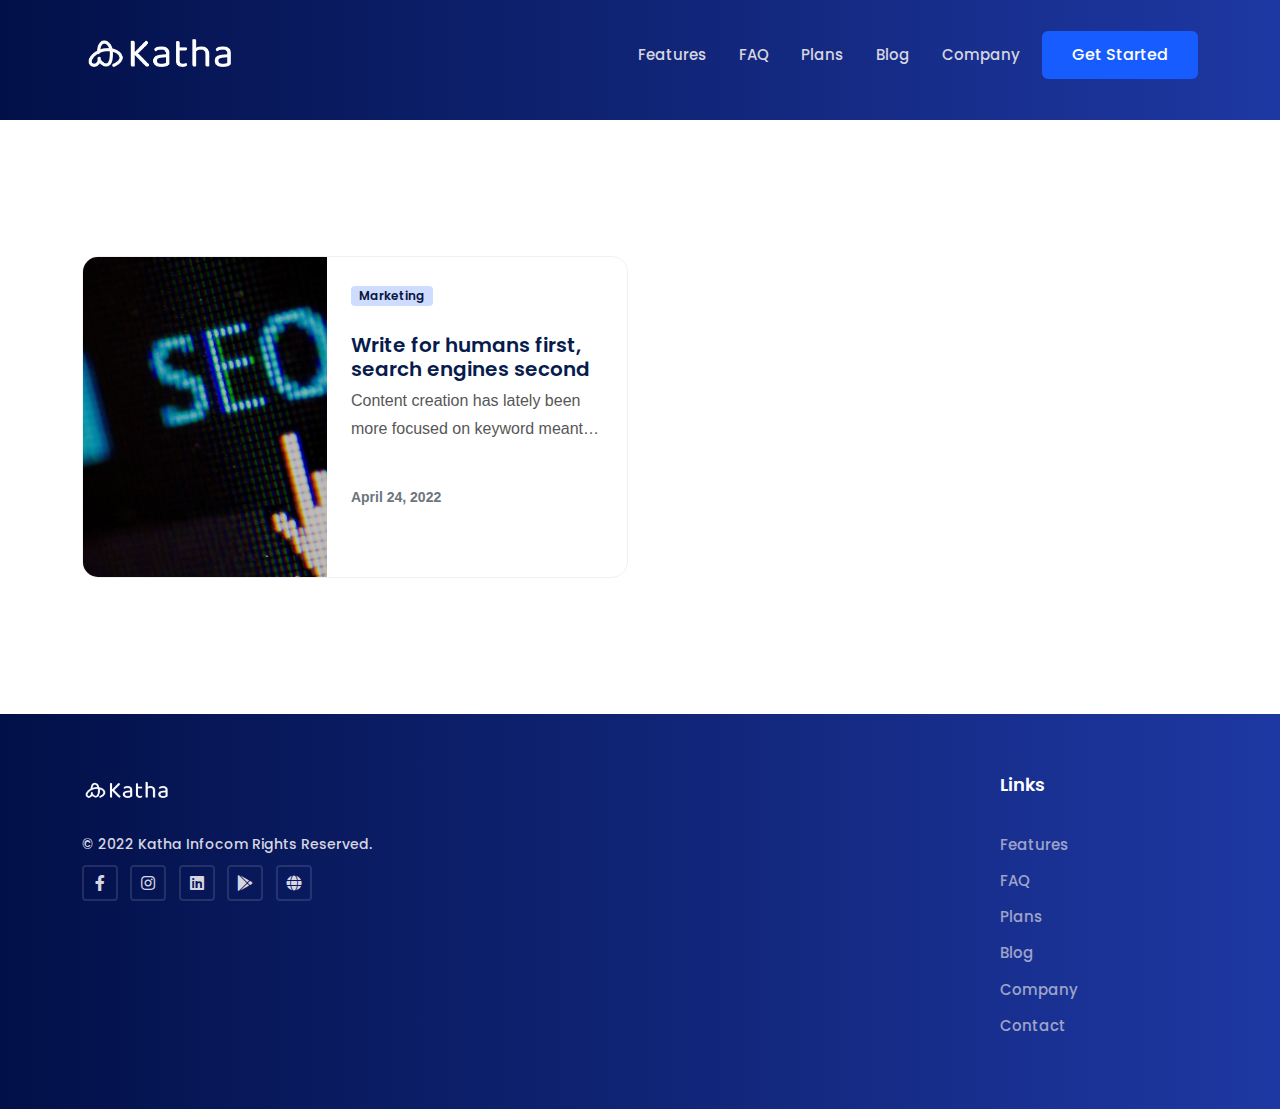
<file: blog.html>
<!DOCTYPE html>
<html lang="en">
<head>
    <meta http-equiv="Content-Type" content="text/html; charset=UTF-8">
    <!--required meta tags-->
    <meta name="viewport" content="width=device-width, initial-scale=1.0, maximum-scale=1.0">

    <!--twitter og-->
    <meta name="twitter:card" content="summary_large_image">
    <meta name="twitter:title" content="Katha | FASTech | Feed Automation Services & Technology">
    <meta name="twitter:description"
          content="Katha's FASTech enables automated feed. Get all the important and breaking news gets updated within seconds.">
    <meta name="twitter:image" content="#">

    <!--facebook og-->
    <meta property="og:url" content="business.katha.today">
    <meta name="twitter:title" content="Katha | FASTech | Feed Automation Services & Technology">
    <meta property="og:description"
          content="Katha's FASTech enables automated feed. Get all the important and breaking news gets updated within seconds.">

    <!--meta-->
    <meta name="description"
          content="Katha's FASTech enables automated feed. Get all the important and breaking news gets updated within seconds.">
    <meta name="author" content="Katha">
    <meta property="og:title" name="og:title" content="Katha | FASTech | Feed Automation Services & Technology">
    <meta property="og:description"
          content="Katha's FASTech enables automated feed. Get all the important and breaking news gets updated within seconds.">
    <meta property="og:image" name="og:image" content="assets/img/cover.jpeg">

    <link rel="icon" href="assets/img/favicon.png" type="image/png" sizes="32x32">
    <title>Katha | FASTech | Feed Automation Services & Technology</title>
    <link href="assets/css/css2" rel="stylesheet">
    <link rel="stylesheet" href="assets/css/main.css">
    <link rel="stylesheet" href="assets/css/custom.css">
</head>

<body data-aos-easing="ease-in-out" data-aos-duration="500" data-aos-delay="0" data-new-gr-c-s-check-loaded="14.1063.0"
      data-gr-ext-installed="">

<!--preloader start-->
<div id="preloader" style="display: none;">
    <div class="preloader-wrap">
        <div class="loading-bar"></div>
    </div>
</div>
<!--preloader end-->
<!--main content wrapper start-->
<div class="main-wrapper">

    <!--header section start-->
    <!--header start-->
    <header class="main-header position-absolute w-100">
        <nav class="navbar navbar-expand-xl navbar-dark sticky-header">
            <div class="container d-flex align-items-center justify-content-lg-between position-relative">
                <a href="/" class="navbar-brand d-flex align-items-center mb-md-0 text-decoration-none">
                    <img src="assets/img/logo-white.png" alt="logo" class="img-fluid logo-white"
                         style="max-width: 30%;">
                    <img src="assets/img/logo-color.png" alt="logo" class="img-fluid logo-color"
                         style="max-width: 30%;">
                </a>

                <a class="navbar-toggler position-absolute right-0 border-0" href="./#offcanvasWithBackdrop"
                   role="button">
                    <span class="far fa-bars" data-bs-toggle="offcanvas" data-bs-target="#offcanvasWithBackdrop"
                          aria-controls="offcanvasWithBackdrop"></span>
                </a>
                <div class="clearfix"></div>
                <div class="collapse navbar-collapse justify-content-center">
                    <ul class="nav col-12 col-md-auto justify-content-center main-menu">
                        <li><a href="./#features" class="nav-link">Features</a></li>
                        <li><a href="./#faq" class="nav-link">FAQ</a></li>
                        <li><a href="./#plans" class="nav-link">Plans</a></li>
                        <li><a href="./blog.html" class="nav-link">Blog</a></li>
                        <li><a href="./company.html" class="nav-link">Company</a></li>
                    </ul>
                </div>

                <div class="action-btns text-end me-5 me-lg-0 d-none d-md-block d-lg-block">
                    <a href="./#contact" class="btn btn-primary">Get Started</a>
                </div>

                <!--offcanvas menu start-->
                <div class="offcanvas offcanvas-end" tabindex="-1" id="offcanvasWithBackdrop">
                    <div class="offcanvas-header d-flex align-items-center mt-4">
                        <a href="/" class="d-flex align-items-center mb-md-0 text-decoration-none">
                            <img src="assets/img/logo-color.png" alt="logo" class="img-fluid ps-2"
                                 style="max-width: 30%;">
                        </a>
                        <button id="nav-close-btn" type="button" class="close-btn text-danger" data-bs-dismiss="offcanvas"
                                aria-label="Close">
                            <i class="far fa-close"></i>
                        </button>
                    </div>
                    <div class="offcanvas-body">
                        <ul class="nav col-12 col-md-auto justify-content-center main-menu">
                            <li><a href="./#features" class="nav-link">Features</a></li>
                            <li><a href="./#faq" class="nav-link">FAQ</a></li>
                            <li><a href="./#plans" class="nav-link">Plans</a></li>
                            <li><a href="./blog.html" class="nav-link">Blog</a></li>
                            <li><a href="./company.html" class="nav-link">Company</a></li>
                        </ul>
                        <div class="action-btns mt-4 ps-3">
                            <a href="./#contact" class="btn btn-primary">Get Started</a>
                        </div>
                    </div>
                </div>
                <!--offcanvas menu end-->
            </div>
        </nav>
    </header>
    <!--header end-->
    <!--header section end-->

    <!--hero section start-->
    <section class="hero-section ptb-60 text-white bg-gradient"
             style="background: url(&#39;assets/img/hero-dot-bg.png&#39;)no-repeat center right">
    </section>
    <!--hero section end-->

    <section class="masonary-blog-section ptb-120">
        <div class="container">
            <div class="row">
                <div class="col-lg-6 col-md-12">
                    <div class="single-article feature-article rounded-custom my-3">
                        <a href="./blog-1.html" class="article-img">
                            <img src="assets/img/blog/blog-10.jpg" alt="article" class="img-fluid">
                        </a>
                        <div class="article-content p-4">
                            <div class="article-category mb-4 d-block">
                                <a href="javascript:;" class="d-inline-block text-dark badge bg-primary-soft">Marketing</a>
                            </div>
                            <a href="./blog-1.html">
                                <h2 class="h5 article-title limit-2-line-text">Write for humans first, search engines second</h2>
                            </a>
                            <p class="limit-2-line-text">Content creation has lately been more focused on keyword meant to drive search results than real qualities like valuable and engaging content. This is a wrong approach, put your readers first and create engaging content. Many people still aren’t capitalizing on long-tail keywords, preferring instead to attempt to manipulate search engines.
                            </p>

                            <a href="javascript:;">
                                <div class="d-flex align-items-center pt-4">
                                    <!-- <div class="avatar">
                                        <img src="assets/img/testimonial.jpg" alt="avatar" width="40" class="img-fluid rounded-circle me-3">
                                    </div> -->
                                    <div class="avatar-info">
                                        <!-- <h6 class="mb-0 avatar-name">Donna Martin</h6> -->
                                        <span class="small fw-medium text-muted">April 24, 2022</span>
                                    </div>
                                </div>
                            </a>

                        </div>
                    </div>
                </div>
                <!-- <div class="col-lg-6 col-md-12">
                    <div class="single-article feature-article rounded-custom my-3">
                        <a href="blog-single.html" class="article-img">
                            <img src="assets/img/blog/blog-11.jpg" alt="article" class="img-fluid">
                        </a>
                        <div class="article-content p-4">
                            <div class="article-category mb-4 d-block">
                                <a href="javascript:;" class="d-inline-block text-dark badge bg-danger-soft">Development</a>
                            </div>
                            <a href="blog-single.html">
                                <h2 class="h5 article-title limit-2-line-text">Have a web Analytics in place at the start.</h2>
                            </a>
                            <p class="limit-2-line-text">After defining your search engine optimization goals clearly, you need software to track what’s working and what’s not. Google Analytics, Google Search Console, and other private web analytics software solutions can help you track your success you should have these web analytics in place, even before you send the first visitor to your site or landing page. FASTech content will provide the additional edge here with analytics-driven data and content for the customers.</p>

                            <a href="javascript:;">
                                <div class="d-flex align-items-center pt-4">
                                    <div class="avatar">
                                        <img src="assets/img/testimonial.jpg" alt="avatar" width="40" class="img-fluid rounded-circle me-3">
                                    </div>
                                    <div class="avatar-info">
                                        <h6 class="mb-0 avatar-name">Donna Martin</h6>
                                        <span class="small fw-medium text-muted">April 24, 2022</span>
                                    </div>
                                </div>
                            </a>

                        </div>
                    </div>
                </div>
            </div>
            <div class="row">
                <div class="col-lg-4 col-md-6">
                    <div class="single-article rounded-custom my-3">
                        <a href="blog-single.html" class="article-img">
                            <img src="assets/img/blog/blog-1.jpg" alt="article" class="img-fluid">
                        </a>
                        <div class="article-content p-4">
                            <div class="article-category mb-4 d-block">
                                <a href="javascript:;" class="d-inline-block text-dark badge bg-warning-soft">Design</a>
                            </div>
                            <a href="blog-single.html">
                                <h2 class="h5 article-title limit-2-line-text">Use a simple readable URL Structure.</h2>
                            </a>
                            <p class="limit-2-line-text">If users can’t read or understand your URL, then search engines may be confused as well. Just check out the URL of this article: https://katha.today/blog/10-most-important-seo-tips-you-need-to-know/.
                                Granted, the URL above is long, but it’s easy to understand, for both users and search engines. There are no numbers or characters, other than the words and dashes.Stay away from page URLs like this: https://katha.today/article/23799/Those numbers don’t tell users anything about what to expect from the content.Remember, search engines follow search users.</p>

                            <a href="javascript:;">
                                <div class="d-flex align-items-center pt-4">
                                    <div class="avatar">
                                        <img src="assets/img/testimonial.jpg" alt="avatar" width="40" class="img-fluid rounded-circle me-3">
                                    </div>
                                    <div class="avatar-info">
                                        <h6 class="mb-0 avatar-name">Jane Martin</h6>
                                        <span class="small fw-medium text-muted">April 24, 2021</span>
                                    </div>
                                </div>
                            </a>

                        </div>
                    </div>
                </div>
                <div class="col-lg-4 col-md-6">
                    <div class="single-article rounded-custom my-3">
                        <a href="blog-single.html" class="article-img">
                            <img src="assets/img/blog/blog-2.jpg" alt="article" class="img-fluid">
                        </a>
                        <div class="article-content p-4">
                            <div class="article-category mb-4 d-block">
                                <a href="javascript:;" class="d-inline-block text-dark badge bg-primary-soft">Customer</a>
                            </div>
                            <a href="blog-single.html">
                                <h2 class="h5 article-title limit-2-line-text">Optimize your page title and description.</h2>
                            </a>
                            <p class="limit-2-line-text">Your page title and meta description might be the first thing your audience ever sees. Users might decide whether to click or skip your page based on these alone. That’s a lot of power for so few words, so make sure they’re impactful.Typically, whatever platform you use to host your website offers an easy way to edit your page title and meta description. WordPress, for instance, offers two boxes labeled “SEO title” and “meta description.” </p>
                            <a href="javascript:;">
                                <div class="d-flex align-items-center pt-4">
                                    <div class="avatar">
                                        <img src="assets/img/testimonial.jpg" alt="avatar" width="40" class="img-fluid rounded-circle me-3">
                                    </div>
                                    <div class="avatar-info">
                                        <h6 class="mb-0 avatar-name">Veronica P. Byrd</h6>
                                        <span class="small fw-medium text-muted">April 24, 2021</span>
                                    </div>
                                </div>
                            </a>

                        </div>
                    </div>
                </div>
                <div class="col-lg-4 col-md-6">
                    <div class="single-article rounded-custom my-3">
                        <a href="blog-single.html" class="article-img">
                            <img src="assets/img/blog/blog-3.jpg" alt="article" class="img-fluid">
                        </a>
                        <div class="article-content p-4">
                            <div class="article-category mb-4 d-block">
                                <a href="javascript:;" class="d-inline-block text-dark badge bg-danger-soft">Development</a>
                            </div>
                            <a href="blog-single.html">
                                <h2 class="h5 article-title limit-2-line-text">Time is Money</h2>
                            </a>
                            <p class="limit-2-line-text">Page load time doesn’t just impact user experience. It can also affect your SEO. After all, if a page loads too slowly, users are unlikely to stick around, increasing your bounce rate. A page’s loading time is one of the three Core Web Vitals and a ranking factor.</p>

                            <a href="javascript:;">
                                <div class="d-flex align-items-center pt-4">
                                    <div class="avatar">
                                        <img src="assets/img/testimonial.jpg" alt="avatar" width="40" class="img-fluid rounded-circle me-3">
                                    </div>
                                    <div class="avatar-info">
                                        <h6 class="mb-0 avatar-name">Martin Gilbert</h6>
                                        <span class="small fw-medium text-muted">April 24, 2021</span>
                                    </div>
                                </div>
                            </a>

                        </div>
                    </div>
                </div>
                <div class="col-lg-4 col-md-6">
                    <div class="single-article rounded-custom my-3">
                        <a href="blog-single.html" class="article-img">
                            <img src="assets/img/blog/blog-4.jpg" alt="article" class="img-fluid">
                        </a>
                        <div class="article-content p-4">
                            <div class="article-category mb-4 d-block">
                                <a href="javascript:;" class="d-inline-block text-dark badge bg-primary-soft">Marketing</a>
                            </div>
                            <a href="blog-single.html">
                                <h2 class="h5 article-title limit-2-line-text">The role of product ops in successful distributed teams</h2>
                            </a>
                            <p class="limit-2-line-text">Society is fragmenting into two parallel realities. In one reality, you have infinite upside and opportunity. In the other reality, you’ll continue to see the gap between your standard of living and those at the top grow more and more.</p>

                            <a href="javascript:;">
                                <div class="d-flex align-items-center pt-4">
                                    <div class="avatar">
                                        <img src="assets/img/testimonial.jpg" alt="avatar" width="40" class="img-fluid rounded-circle me-3">
                                    </div>
                                    <div class="avatar-info">
                                        <h6 class="mb-0 avatar-name">Raymond H. Martin</h6>
                                        <span class="small fw-medium text-muted">May 4, 2021</span>
                                    </div>
                                </div>
                            </a>

                        </div>
                    </div>
                </div>
                <div class="col-lg-4 col-md-6">
                    <div class="single-article rounded-custom my-3">
                        <a href="blog-single.html" class="article-img">
                            <img src="assets/img/blog/blog-5.jpg" alt="article" class="img-fluid">
                        </a>
                        <div class="article-content p-4">
                            <div class="article-category mb-4 d-block">
                                <a href="javascript:;" class="d-inline-block text-dark badge bg-warning-soft">UI/UX</a>
                            </div>
                            <a href="blog-single.html">
                                <h2 class="h5 article-title limit-2-line-text">The modern product manager’s tech stack</h2>
                            </a>
                            <p class="limit-2-line-text">Society is fragmenting into two parallel realities. In one reality, you have infinite upside and opportunity. In the other reality, you’ll continue to see the gap between your standard of living and those at the top grow more and more.</p>

                            <a href="javascript:;">
                                <div class="d-flex align-items-center pt-4">
                                    <div class="avatar">
                                        <img src="assets/img/testimonial.jpg" alt="avatar" width="40" class="img-fluid rounded-circle me-3">
                                    </div>
                                    <div class="avatar-info">
                                        <h6 class="mb-0 avatar-name">Luthar Martin</h6>
                                        <span class="small fw-medium text-muted">Jan 24, 2021</span>
                                    </div>
                                </div>
                            </a>

                        </div>
                    </div>
                </div>
                <div class="col-lg-4 col-md-6">
                    <div class="single-article rounded-custom my-3">
                        <a href="blog-single.html" class="article-img">
                            <img src="assets/img/blog/blog-6.jpg" alt="article" class="img-fluid">
                        </a>
                        <div class="article-content p-4">
                            <div class="article-category mb-4 d-block">
                                <a href="javascript:;" class="d-inline-block text-dark badge bg-danger-soft">Management</a>
                            </div>
                            <a href="blog-single.html">
                                <h2 class="h5 article-title limit-2-line-text">30 product management thought leaders to follow</h2>
                            </a>
                            <p class="limit-2-line-text">Society is fragmenting into two parallel realities. In one reality, you have infinite upside and opportunity. In the other reality, you’ll continue to see the gap between your standard of living and those at the top grow more and more.</p>

                            <a href="javascript:;">
                                <div class="d-flex align-items-center pt-4">
                                    <div class="avatar">
                                        <img src="assets/img/testimonial.jpg" alt="avatar" width="40" class="img-fluid rounded-circle me-3">
                                    </div>
                                    <div class="avatar-info">
                                        <h6 class="mb-0 avatar-name">Donna Martin</h6>
                                        <span class="small fw-medium text-muted">April 24, 2022</span>
                                    </div>
                                </div>
                            </a>

                        </div>
                    </div>
                </div>
                <div class="col-lg-4 col-md-6">
                    <div class="single-article rounded-custom my-3">
                        <a href="blog-single.html" class="article-img">
                            <img src="assets/img/blog/blog-7.jpg" alt="article" class="img-fluid">
                        </a>
                        <div class="article-content p-4">
                            <div class="article-category mb-4 d-block">
                                <a href="javascript:;" class="d-inline-block text-dark badge bg-danger-soft">Design</a>
                            </div>
                            <a href="blog-single.html">
                                <h2 class="h5 article-title limit-2-line-text">New analyst report: Digital product management tools and tech</h2>
                            </a>
                            <p class="limit-2-line-text">Society is fragmenting into two parallel realities. In one reality, you have infinite upside and opportunity. In the other reality, you’ll continue to see the gap between your standard of living and those at the top grow more and more.</p>

                            <a href="javascript:;">
                                <div class="d-flex align-items-center pt-4">
                                    <div class="avatar">
                                        <img src="assets/img/testimonial.jpg" alt="avatar" width="40" class="img-fluid rounded-circle me-3">
                                    </div>
                                    <div class="avatar-info">
                                        <h6 class="mb-0 avatar-name">Donna R. Book</h6>
                                        <span class="small fw-medium text-muted">April 24, 2021</span>
                                    </div>
                                </div>
                            </a>

                        </div>
                    </div>
                </div>
                <div class="col-lg-4 col-md-6">
                    <div class="single-article rounded-custom my-3">
                        <a href="blog-single.html" class="article-img">
                            <img src="assets/img/blog/blog-8.jpg" alt="article" class="img-fluid">
                        </a>
                        <div class="article-content p-4">
                            <div class="article-category mb-4 d-block">
                                <a href="javascript:;" class="d-inline-block text-dark badge bg-primary-soft">Development</a>
                            </div>
                            <a href="blog-single.html">
                                <h2 class="h5 article-title limit-2-line-text">A frank discussion about diversity, inclusion, and allyship</h2>
                            </a>
                            <p class="limit-2-line-text">Society is fragmenting into two parallel realities. In one reality, you have infinite upside and opportunity. In the other reality, you’ll continue to see the gap between your standard of living and those at the top grow more and more.</p>

                            <a href="javascript:;">
                                <div class="d-flex align-items-center pt-4">
                                    <div class="avatar">
                                        <img src="assets/img/testimonial.jpg" alt="avatar" width="40" class="img-fluid rounded-circle me-3">
                                    </div>
                                    <div class="avatar-info">
                                        <h6 class="mb-0 avatar-name">Donna R. Martin</h6>
                                        <span class="small fw-medium text-muted">April 24, 2021</span>
                                    </div>
                                </div>
                            </a>

                        </div>
                    </div>
                </div>
                <div class="col-lg-4 col-md-6">
                    <div class="single-article rounded-custom my-3">
                        <a href="blog-single.html" class="article-img">
                            <img src="assets/img/blog/blog-9.jpg" alt="article" class="img-fluid">
                        </a>
                        <div class="article-content p-4">
                            <div class="article-category mb-4 d-block">
                                <a href="javascript:;" class="d-inline-block text-dark badge bg-warning-soft">Design</a>
                            </div>
                            <a href="blog-single.html">
                                <h2 class="h5 article-title limit-2-line-text">4 steps for measuring the impact of product discovery</h2>
                            </a>
                            <p class="limit-2-line-text">Society is fragmenting into two parallel realities. In one reality, you have infinite upside and opportunity. In the other reality, you’ll continue to see the gap between your standard of living and those at the top grow more and more.</p>

                            <a href="javascript:;">
                                <div class="d-flex align-items-center pt-4">
                                    <div class="avatar">
                                        <img src="assets/img/testimonial.jpg" alt="avatar" width="40" class="img-fluid rounded-circle me-3">
                                    </div>
                                    <div class="avatar-info">
                                        <h6 class="mb-0 avatar-name">Martin Luthar</h6>
                                        <span class="small fw-medium text-muted">April 24, 2021</span>
                                    </div>
                                </div>
                            </a>

                        </div>
                    </div>
                </div>
            </div> -->

            <!--pagination start-->
            <!-- <div class="row justify-content-center align-items-center mt-5">
                <div class="col-auto my-1">
                    <a href="#" class="btn btn-soft-primary btn-sm">Previous</a>
                </div>
                <div class="col-auto my-1">
                    <nav>
                        <ul class="pagination rounded mb-0">
                            <li class="page-item"><a class="page-link" href="#">1</a>
                            </li>
                            <li class="page-item active"><a class="page-link" href="#">2</a>
                            </li>
                            <li class="page-item"><a class="page-link" href="#">3</a>
                            </li>
                        </ul>
                    </nav>
                </div>
                <div class="col-auto my-1">
                    <a href="#" class="btn btn-soft-primary btn-sm">Next</a>
                </div>
            </div> -->
            <!--pagination end-->
        </div>
    </section>

    <!--footer section start-->
    <!--footer section start-->
    <footer class="footer-section">
        <!--footer top start-->
        <!--for light footer add .footer-light class and for dark footer add .bg-dark .text-white class-->
        <div class="footer-top  bg-gradient text-white ptb-60"
             style="background: url(&#39;assets/img/page-header-bg.svg&#39;)no-repeat bottom right">
            <div class="container">
                <div class="row justify-content-between">
                    <div class="col-md-8 col-lg-4 mb-md-4 mb-lg-0">
                        <div class="footer-single-col">
                            <div class="footer-single-col mb-4">
                                <img src="assets/img/logo-white.png" alt="logo" class="img-fluid logo-white"
                                     style="max-width: 25%;">
                                <img src="assets/img/logo-color.png" alt="logo" class="img-fluid logo-color"
                                     style="max-width: 25%;">
                            </div>
                            <div class="copyright-text">
                                <p class="mb-lg-0 mb-md-0">© 2022 Katha Infocom Rights Reserved.</p>
                            </div>
                            <div class="mt-2">
                                <ul class="list-unstyled list-inline footer-social-list mb-0">
                                    <li class="list-inline-item"><a href="https://m.facebook.com/112361407225431"><i class="fab fa-facebook-f"></i></a></li>
                                    <li class="list-inline-item"><a href="https://www.instagram.com/nallakatha.daily/"><i class="fab fa-instagram"></i></a></li>
                                    <li class="list-inline-item"><a href="https://www.linkedin.com/company/kathaapp/"><i class="fab fa-linkedin"></i></a></li>
                                    <li class="list-inline-item"><a href="https://play.google.com/store/apps/details?id=today.katha&referrer=utm_source%3Dbusiness_landing_page"><i class="fab fa-google-play"></i></a></li>
                                    <li class="list-inline-item"><a href="https://katha.today/"><i class="fa fa-globe" aria-hidden="true"></i></a></li>
                                </ul>
                            </div>
                        </div>
                    </div>
                    <div class="col-md-12 col-lg-7 mt-4 mt-md-0 mt-lg-0">
                        <div class="row">
                            <div class="col-md-4 col-lg-4 mt-4 mt-md-0 mt-lg-0">
                                <div class="footer-single-col"></div>
                            </div>
                            <div class="col-md-4 col-lg-4 mt-4 mt-md-0 mt-lg-0">
                                <div class="footer-single-col"></div>
                            </div>
                            <div class="col-md-4 col-lg-4 mt-4 mt-md-0 mt-lg-0">
                                <div class="footer-single-col">
                                    <h3>Links</h3>
                                    <ul class="list-unstyled footer-nav-list mb-lg-0">
                                        <li><a href="./#features" class="text-decoration-none">Features</a></li>
                                        <li><a href="./#faq" class="text-decoration-none">FAQ</a></li>
                                        <li><a href="./#plans" class="text-decoration-none">Plans</a></li>
                                        <li><a href="./blog.html" class="text-decoration-none">Blog</a></li>
                                        <li><a href="./company.html" class="text-decoration-none">Company</a></li>
                                        <li><a href="./#contact" class="text-decoration-none">Contact</a></li>
                                        </li>
                                    </ul>
                                </div>
                            </div>
                        </div>
                    </div>

                </div>
            </div>
        </div>
        <!--footer top end-->
    </footer>
    <!--footer section end-->
    <!--footer section end-->

</div>


<!--build:js-->
<script src="assets/js/vendors/jquery-3.6.0.min.js"></script>
<script src="assets/js/vendors/bootstrap.bundle.min.js"></script>
<script src="assets/js/vendors/swiper-bundle.min.js"></script>
<script src="assets/js/vendors/jquery.magnific-popup.min.js"></script>
<script src="assets/js/vendors/parallax.min.js"></script>
<script src="assets/js/aos.js"></script>
<script src="assets/js/app.js"></script>
<!--endbuild-->


</body>
</html>
</file>
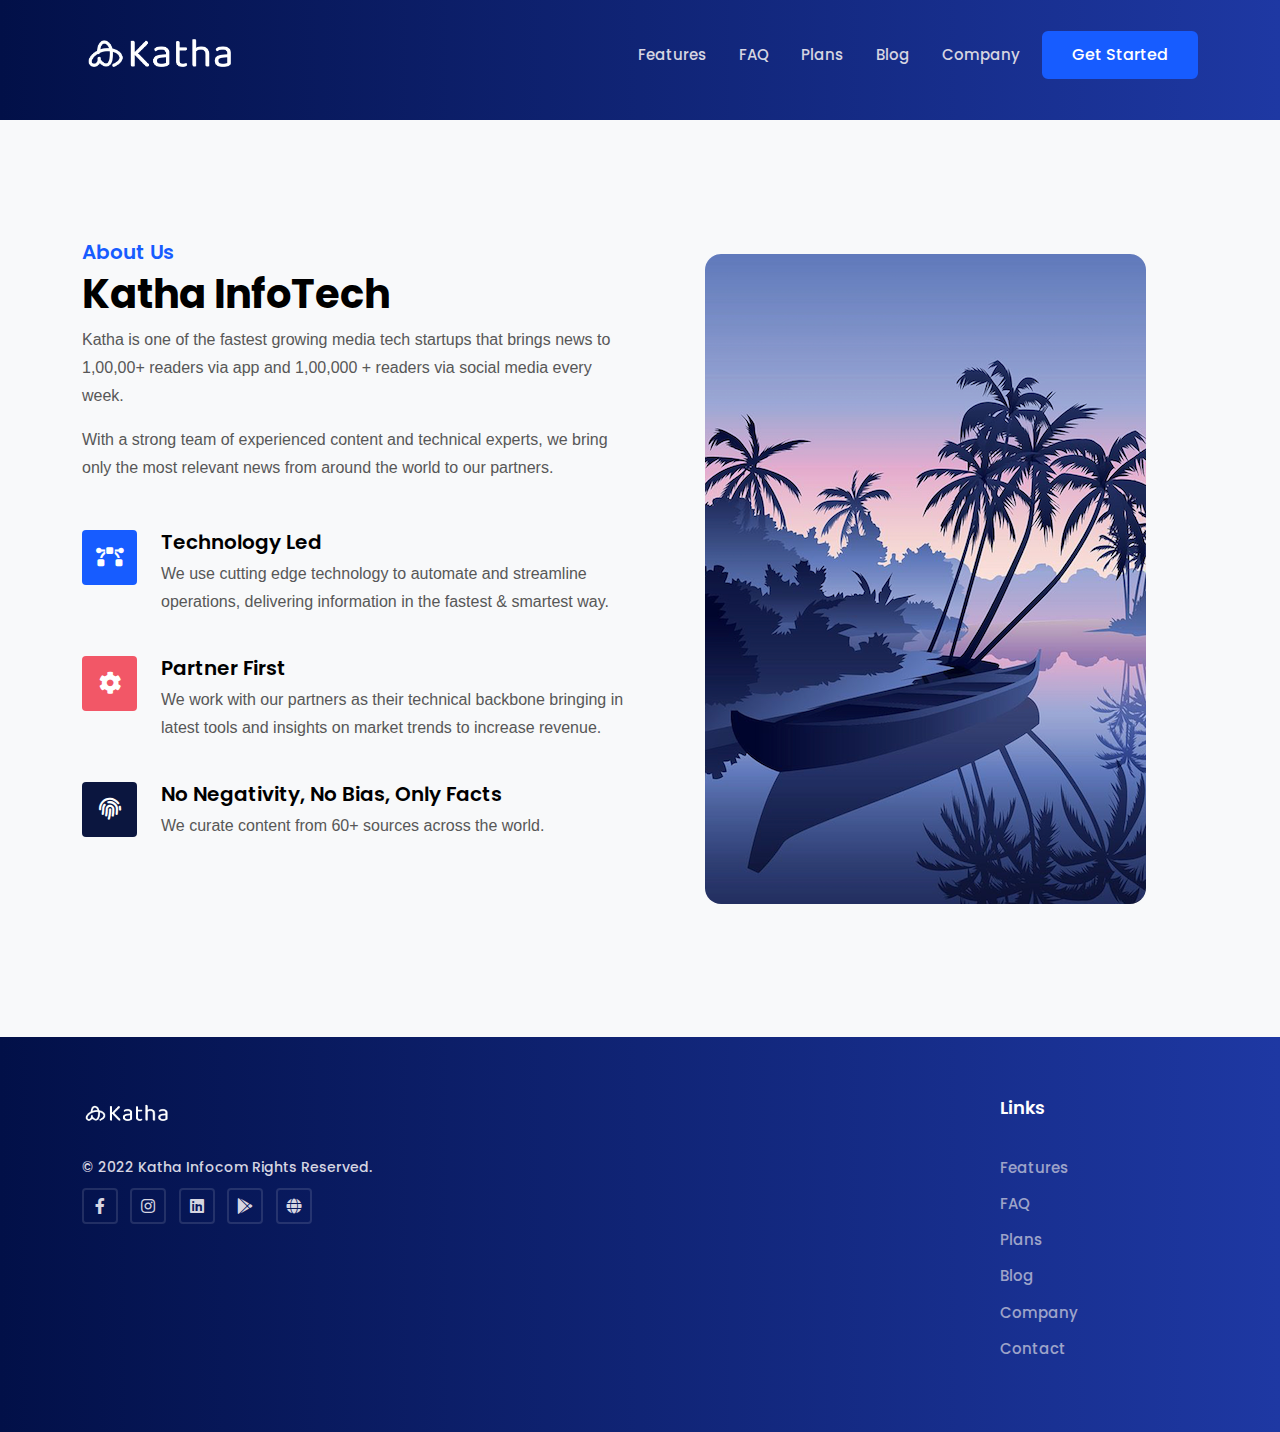
<file: company.html>
<!DOCTYPE html>
<html lang="en">
<head>
    <meta http-equiv="Content-Type" content="text/html; charset=UTF-8">
    <!--required meta tags-->
    <meta name="viewport" content="width=device-width, initial-scale=1.0, maximum-scale=1.0">

    <!--twitter og-->
    <meta name="twitter:card" content="summary_large_image">
    <meta name="twitter:title" content="Katha | FASTech | Feed Automation Services & Technology">
    <meta name="twitter:description"
          content="Katha's FASTech enables automated feed. Get all the important and breaking news gets updated within seconds.">
    <meta name="twitter:image" content="#">

    <!--facebook og-->
    <meta property="og:url" content="business.katha.today">
    <meta name="twitter:title" content="Katha | FASTech | Feed Automation Services & Technology">
    <meta property="og:description"
          content="Katha's FASTech enables automated feed. Get all the important and breaking news gets updated within seconds.">

    <!--meta-->
    <meta name="description"
          content="Katha's FASTech enables automated feed. Get all the important and breaking news gets updated within seconds.">
    <meta name="author" content="Katha">
    <meta property="og:title" name="og:title" content="Katha | FASTech | Feed Automation Services & Technology">
    <meta property="og:description"
          content="Katha's FASTech enables automated feed. Get all the important and breaking news gets updated within seconds.">
    <meta property="og:image" name="og:image" content="assets/img/cover.jpeg">

    <link rel="icon" href="assets/img/favicon.png" type="image/png" sizes="32x32">
    <title>Katha | FASTech | Feed Automation Services & Technology</title>
    <link href="assets/css/css2" rel="stylesheet">
    <link rel="stylesheet" href="assets/css/main.css">
    <link rel="stylesheet" href="assets/css/custom.css">
</head>

<body data-aos-easing="ease-in-out" data-aos-duration="500" data-aos-delay="0" data-new-gr-c-s-check-loaded="14.1063.0"
      data-gr-ext-installed="">

<!--preloader start-->
<div id="preloader" style="display: none;">
    <div class="preloader-wrap">
        <div class="loading-bar"></div>
    </div>
</div>
<!--preloader end-->
<!--main content wrapper start-->
<div class="main-wrapper">

    <!--header section start-->
    <!--header start-->
    <header class="main-header position-absolute w-100">
        <nav class="navbar navbar-expand-xl navbar-dark sticky-header">
            <div class="container d-flex align-items-center justify-content-lg-between position-relative">
                <a href="/" class="navbar-brand d-flex align-items-center mb-md-0 text-decoration-none">
                    <img src="assets/img/logo-white.png" alt="logo" class="img-fluid logo-white"
                         style="max-width: 30%;">
                    <img src="assets/img/logo-color.png" alt="logo" class="img-fluid logo-color"
                         style="max-width: 30%;">
                </a>

                <a class="navbar-toggler position-absolute right-0 border-0" href="./#offcanvasWithBackdrop"
                   role="button">
                    <span class="far fa-bars" data-bs-toggle="offcanvas" data-bs-target="#offcanvasWithBackdrop"
                          aria-controls="offcanvasWithBackdrop"></span>
                </a>
                <div class="clearfix"></div>
                <div class="collapse navbar-collapse justify-content-center">
                    <ul class="nav col-12 col-md-auto justify-content-center main-menu">
                        <li><a href="./#features" class="nav-link">Features</a></li>
                        <li><a href="./#faq" class="nav-link">FAQ</a></li>
                        <li><a href="./#plans" class="nav-link">Plans</a></li>
                        <li><a href="./blog.html" class="nav-link">Blog</a></li>
                        <li><a href="./company.html" class="nav-link">Company</a></li>
                    </ul>
                </div>

                <div class="action-btns text-end me-5 me-lg-0 d-none d-md-block d-lg-block">
                    <a href="./#contact" class="btn btn-primary">Get Started</a>
                </div>

                <!--offcanvas menu start-->
                <div class="offcanvas offcanvas-end" tabindex="-1" id="offcanvasWithBackdrop">
                    <div class="offcanvas-header d-flex align-items-center mt-4">
                        <a href="/" class="d-flex align-items-center mb-md-0 text-decoration-none">
                            <img src="assets/img/logo-color.png" alt="logo" class="img-fluid ps-2"
                                 style="max-width: 30%;">
                        </a>
                        <button id="nav-close-btn" type="button" class="close-btn text-danger" data-bs-dismiss="offcanvas"
                                aria-label="Close">
                            <i class="far fa-close"></i>
                        </button>
                    </div>
                    <div class="offcanvas-body">
                        <ul class="nav col-12 col-md-auto justify-content-center main-menu">
                            <li><a href="./#features" class="nav-link">Features</a></li>
                            <li><a href="./#faq" class="nav-link">FAQ</a></li>
                            <li><a href="./#plans" class="nav-link">Plans</a></li>
                            <li><a href="./blog.html" class="nav-link">Blog</a></li>
                            <li><a href="./company.html" class="nav-link">Company</a></li>
                        </ul>
                        <div class="action-btns mt-4 ps-3">
                            <a href="./#contact" class="btn btn-primary">Get Started</a>
                        </div>
                    </div>
                </div>
                <!--offcanvas menu end-->
            </div>
        </nav>
    </header>
    <!--header end-->
    <!--header section end-->

    <!--hero section start-->
    <section class="hero-section ptb-60 text-white bg-gradient"
             style="background: url(&#39;assets/img/hero-dot-bg.png&#39;)no-repeat center right">
    </section>
    <!--hero section end-->

    <section class="feature-section-two ptb-120 bg-light">
        <div class="container">
            <div class="row align-items-center justify-content-center">
                <div class="col-lg-6 col-md-12">
                    <div class="section-heading">
                        <h4 class="h5 text-primary">About Us</h4>
                        <h2>Katha InfoTech</h2>
                        <p>Katha is one of the fastest growing media tech startups that brings news to 1,00,00+ readers via app and  1,00,000 + readers via social media every week.</p>
                        <p>With a strong team of experienced content and technical experts, we bring only the most relevant news from around the world to our partners.</p>
                        <ul class="list-unstyled mt-5">
                            <li class="d-flex align-items-start mb-4">
                                <div class="icon-box bg-primary rounded me-4">
                                    <i class="fas fa-bezier-curve text-white"></i>
                                </div>
                                <div class="icon-content">
                                    <h3 class="h5">Technology Led</h3>
                                    <p>
                                        We use cutting edge technology to automate and streamline operations, delivering information in the fastest & smartest way.
                                    </p>
                                </div>
                            </li>
                            <li class="d-flex align-items-start mb-4">
                                <div class="icon-box bg-danger rounded me-4">
                                    <i class="fas fa-cog text-white"></i>
                                </div>
                                <div class="icon-content">
                                    <h3 class="h5">Partner First</h3>
                                    <p>
                                        We work with our partners as their technical backbone bringing in latest tools and insights on market trends to increase revenue.
                                    </p>
                                </div>
                            </li>
                            <li class="d-flex align-items-start mb-4">
                                <div class="icon-box bg-dark rounded me-4">
                                    <i class="fas fa-fingerprint text-white"></i>
                                </div>
                                <div class="icon-content">
                                    <h3 class="h5">No Negativity, No Bias, Only Facts</h3>
                                    <p>We curate content from 60+ sources across the world.</p>
                                </div>
                            </li>
                        </ul>
                    </div>
                </div>
                <div class="col-lg-6 col-md-7">
                    <div class="feature-img-wrap position-relative d-flex flex-column align-items-center">
                        <img src="assets/img/feature-img3.png" alt="feature image" class="img-fluid rounded-custom">
                    </div>
                </div>
            </div>
        </div>
    </section>

    <!--footer section start-->
    <!--footer section start-->
    <footer class="footer-section">
        <!--footer top start-->
        <!--for light footer add .footer-light class and for dark footer add .bg-dark .text-white class-->
        <div class="footer-top  bg-gradient text-white ptb-60"
             style="background: url(&#39;assets/img/page-header-bg.svg&#39;)no-repeat bottom right">
            <div class="container">
                <div class="row justify-content-between">
                    <div class="col-md-8 col-lg-4 mb-md-4 mb-lg-0">
                        <div class="footer-single-col">
                            <div class="footer-single-col mb-4">
                                <img src="assets/img/logo-white.png" alt="logo" class="img-fluid logo-white"
                                     style="max-width: 25%;">
                                <img src="assets/img/logo-color.png" alt="logo" class="img-fluid logo-color"
                                     style="max-width: 25%;">
                            </div>
                            <div class="copyright-text">
                                <p class="mb-lg-0 mb-md-0">© 2022 Katha Infocom Rights Reserved.</p>
                            </div>
                            <div class="mt-2">
                                <ul class="list-unstyled list-inline footer-social-list mb-0">
                                    <li class="list-inline-item"><a href="https://m.facebook.com/112361407225431"><i class="fab fa-facebook-f"></i></a></li>
                                    <li class="list-inline-item"><a href="https://www.instagram.com/nallakatha.daily/"><i class="fab fa-instagram"></i></a></li>
                                    <li class="list-inline-item"><a href="https://www.linkedin.com/company/kathaapp/"><i class="fab fa-linkedin"></i></a></li>
                                    <li class="list-inline-item"><a href="https://play.google.com/store/apps/details?id=today.katha&referrer=utm_source%3Dbusiness_landing_page"><i class="fab fa-google-play"></i></a></li>
                                    <li class="list-inline-item"><a href="https://katha.today/"><i class="fa fa-globe" aria-hidden="true"></i></a></li>
                                </ul>
                            </div>
                        </div>
                    </div>
                    <div class="col-md-12 col-lg-7 mt-4 mt-md-0 mt-lg-0">
                        <div class="row">
                            <div class="col-md-4 col-lg-4 mt-4 mt-md-0 mt-lg-0">
                                <div class="footer-single-col"></div>
                            </div>
                            <div class="col-md-4 col-lg-4 mt-4 mt-md-0 mt-lg-0">
                                <div class="footer-single-col"></div>
                            </div>
                            <div class="col-md-4 col-lg-4 mt-4 mt-md-0 mt-lg-0">
                                <div class="footer-single-col">
                                    <h3>Links</h3>
                                    <ul class="list-unstyled footer-nav-list mb-lg-0">
                                        <li><a href="./#features" class="text-decoration-none">Features</a></li>
                                        <li><a href="./#faq" class="text-decoration-none">FAQ</a></li>
                                        <li><a href="./#plans" class="text-decoration-none">Plans</a></li>
                                        <li><a href="./blog.html" class="text-decoration-none">Blog</a></li>
                                        <li><a href="./company.html" class="text-decoration-none">Company</a></li>
                                        <li><a href="./#contact" class="text-decoration-none">Contact</a></li>
                                        </li>
                                    </ul>
                                </div>
                            </div>
                        </div>
                    </div>

                </div>
            </div>
        </div>
        <!--footer top end-->
    </footer>
    <!--footer section end-->
    <!--footer section end-->

</div>


<!--build:js-->
<script src="assets/js/vendors/jquery-3.6.0.min.js"></script>
<script src="assets/js/vendors/bootstrap.bundle.min.js"></script>
<script src="assets/js/vendors/swiper-bundle.min.js"></script>
<script src="assets/js/vendors/jquery.magnific-popup.min.js"></script>
<script src="assets/js/vendors/parallax.min.js"></script>
<script src="assets/js/aos.js"></script>
<script src="assets/js/app.js"></script>
<!--endbuild-->


</body>
</html>
</file>
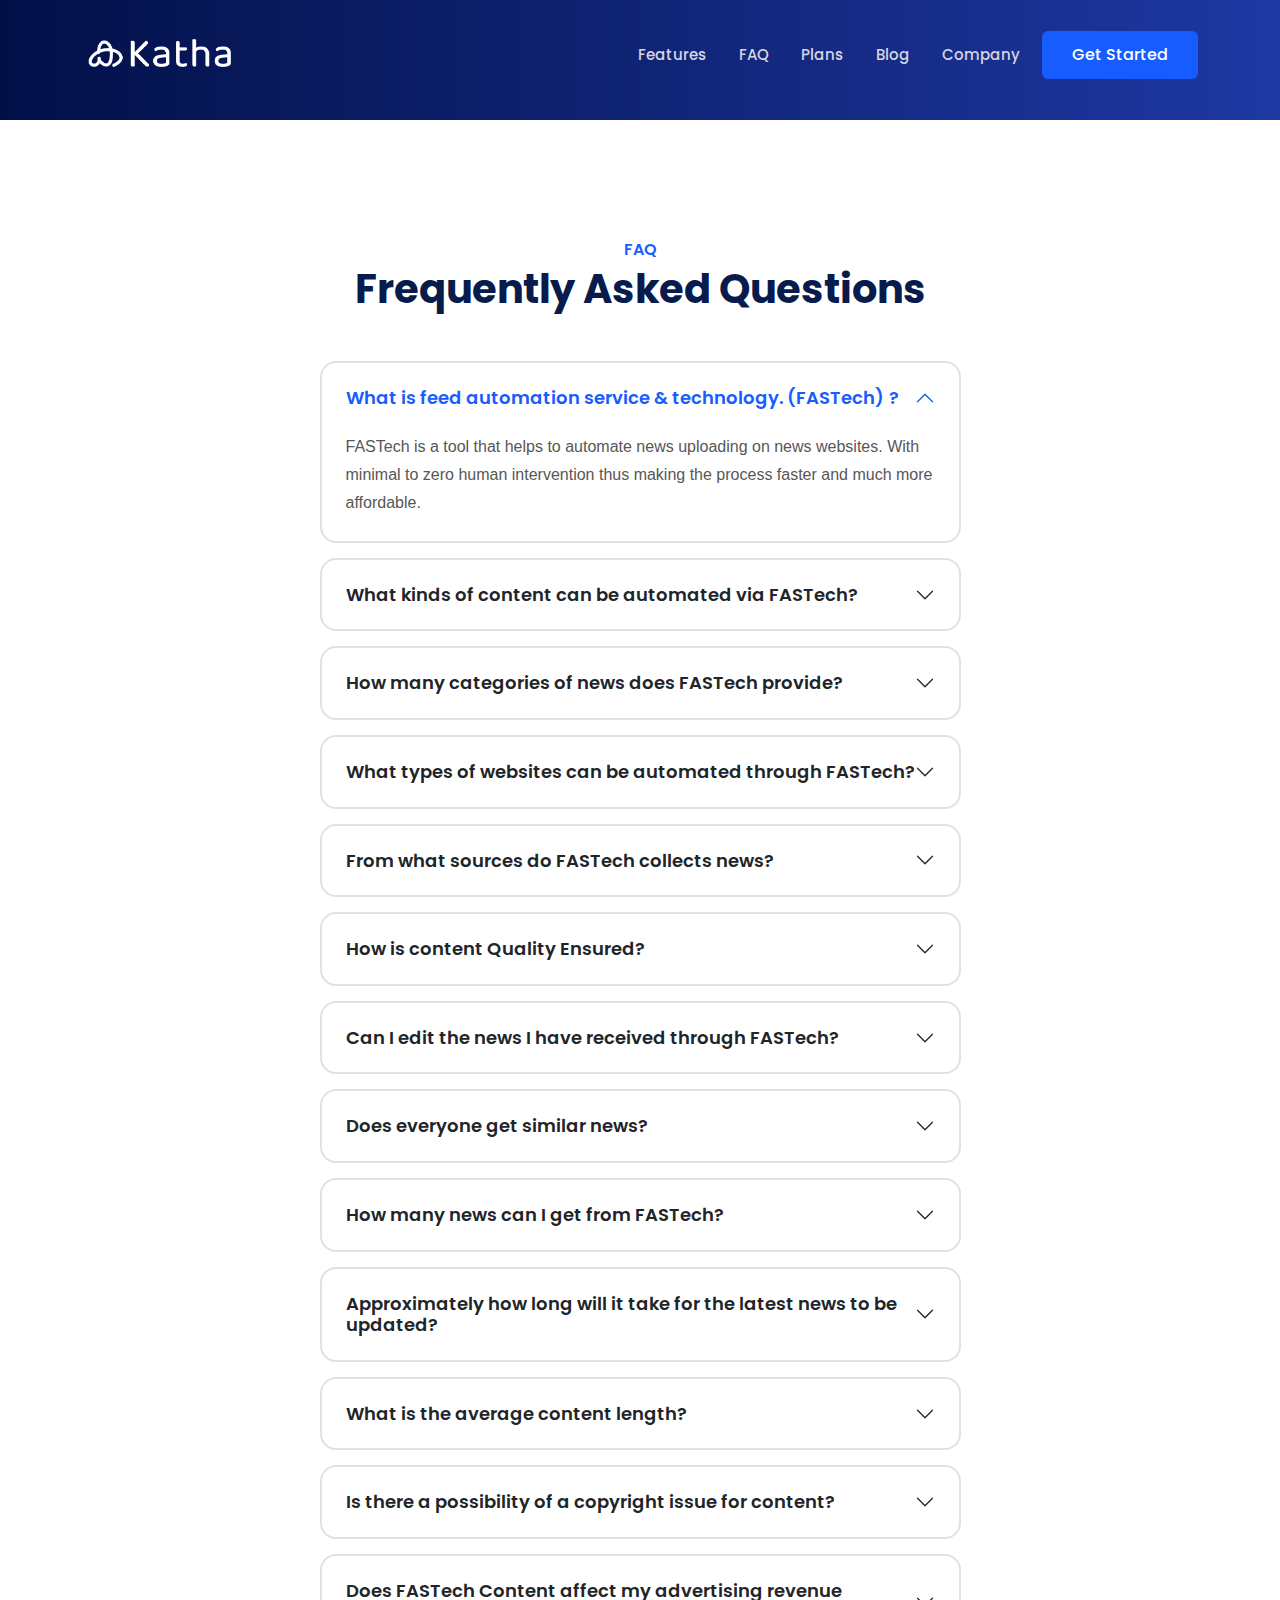
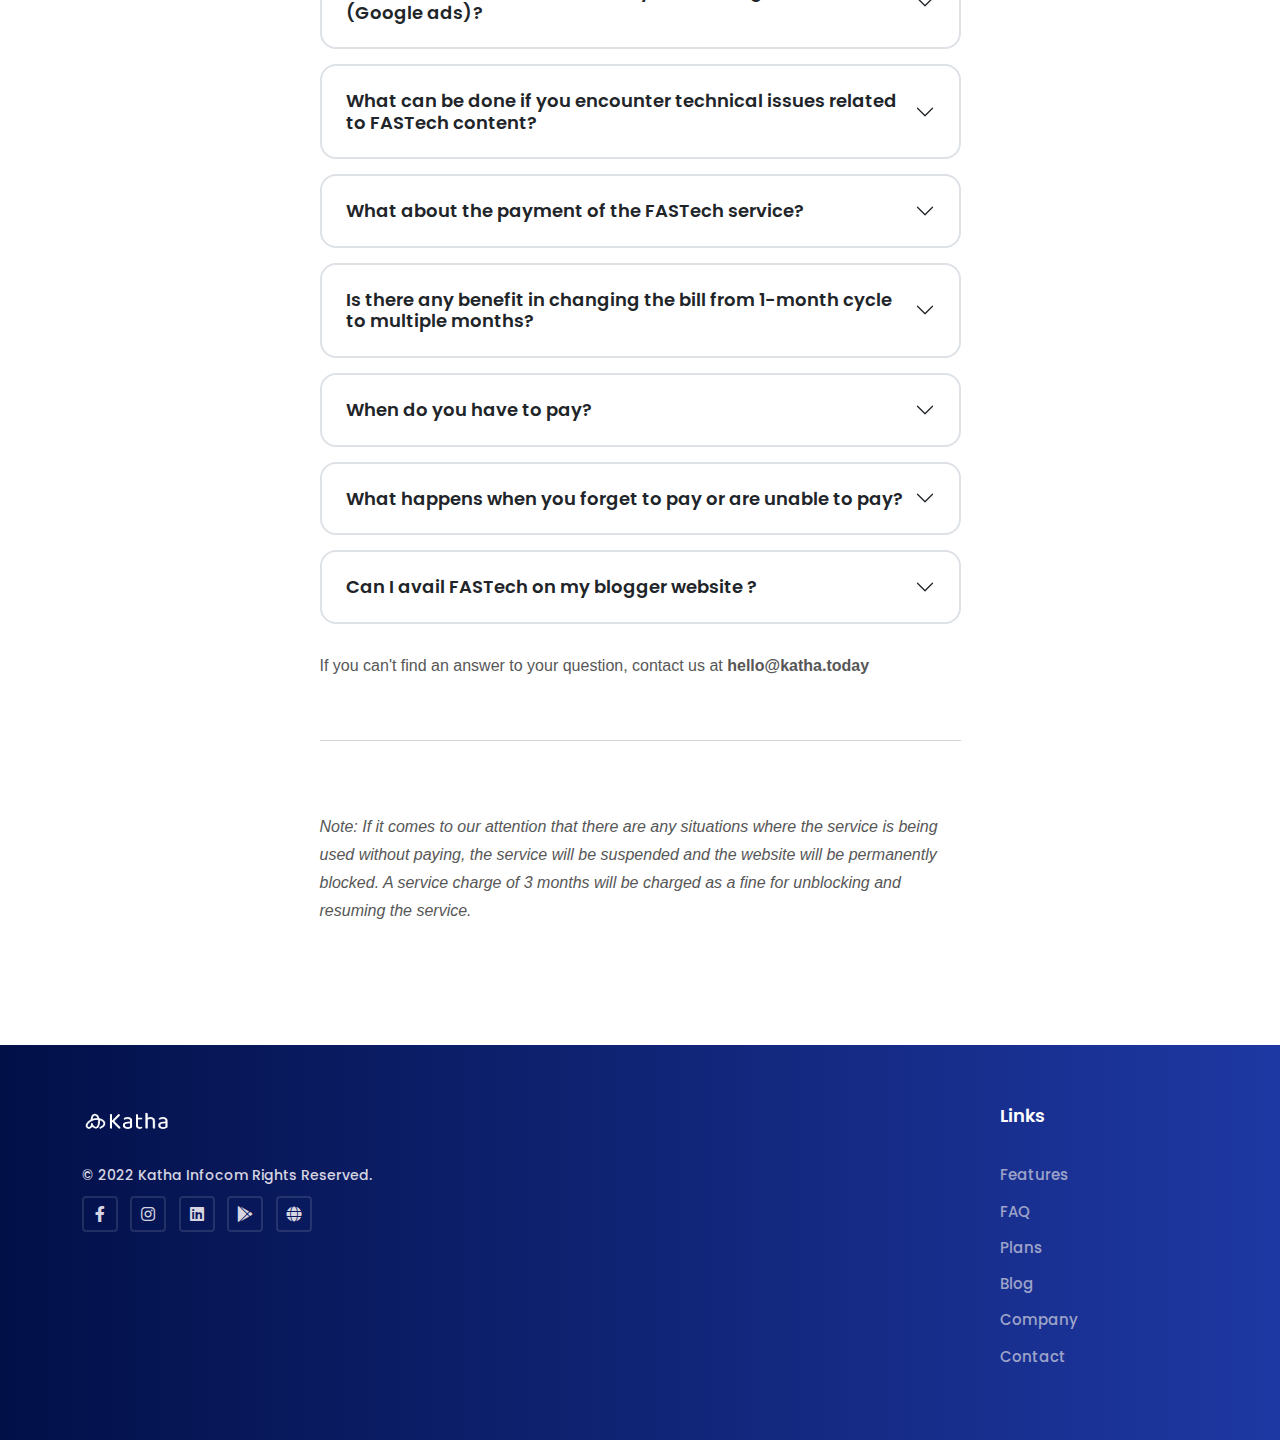
<file: faq-en.html>
<!DOCTYPE html>
<html lang="en">
<head>
    <meta http-equiv="Content-Type" content="text/html; charset=UTF-8">
    <!--required meta tags-->
    <meta name="viewport" content="width=device-width, initial-scale=1.0, maximum-scale=1.0">

    <!--twitter og-->
    <meta name="twitter:card" content="summary_large_image">
    <meta name="twitter:title" content="Katha | FASTech | Feed Automation Services & Technology">
    <meta name="twitter:description"
          content="Katha's FASTech enables automated feed. Get all the important and breaking news gets updated within seconds.">
    <meta name="twitter:image" content="#">

    <!--facebook og-->
    <meta property="og:url" content="business.katha.today">
    <meta name="twitter:title" content="Katha | FASTech | Feed Automation Services & Technology">
    <meta property="og:description"
          content="Katha's FASTech enables automated feed. Get all the important and breaking news gets updated within seconds.">

    <!--meta-->
    <meta name="description"
          content="Katha's FASTech enables automated feed. Get all the important and breaking news gets updated within seconds.">
    <meta name="author" content="Katha">
    <meta property="og:title" name="og:title" content="Katha | FASTech | Feed Automation Services & Technology">
    <meta property="og:description"
          content="Katha's FASTech enables automated feed. Get all the important and breaking news gets updated within seconds.">
    <meta property="og:image" name="og:image" content="assets/img/cover.jpeg">

    <link rel="icon" href="assets/img/favicon.png" type="image/png" sizes="32x32">
    <title>Katha | FASTech | Feed Automation Services & Technology</title>
    <link href="assets/css/css2" rel="stylesheet">
    <link rel="stylesheet" href="assets/css/main.css">
    <link rel="stylesheet" href="assets/css/custom.css">
</head>

<body data-aos-easing="ease-in-out" data-aos-duration="500" data-aos-delay="0" data-new-gr-c-s-check-loaded="14.1063.0"
      data-gr-ext-installed="">

<!--preloader start-->
<div id="preloader" style="display: none;">
    <div class="preloader-wrap">
        <div class="loading-bar"></div>
    </div>
</div>
<!--preloader end-->
<!--main content wrapper start-->
<div class="main-wrapper">

    <!--header section start-->
    <!--header start-->
    <header class="main-header position-absolute w-100">
        <nav class="navbar navbar-expand-xl navbar-dark sticky-header">
            <div class="container d-flex align-items-center justify-content-lg-between position-relative">
                <a href="/" class="navbar-brand d-flex align-items-center mb-md-0 text-decoration-none">
                    <img src="assets/img/logo-white.png" alt="logo" class="img-fluid logo-white"
                         style="max-width: 30%;">
                    <img src="assets/img/logo-color.png" alt="logo" class="img-fluid logo-color"
                         style="max-width: 30%;">
                </a>

                <a class="navbar-toggler position-absolute right-0 border-0" href="./#offcanvasWithBackdrop"
                   role="button">
                    <span class="far fa-bars" data-bs-toggle="offcanvas" data-bs-target="#offcanvasWithBackdrop"
                          aria-controls="offcanvasWithBackdrop"></span>
                </a>
                <div class="clearfix"></div>
                <div class="collapse navbar-collapse justify-content-center">
                    <ul class="nav col-12 col-md-auto justify-content-center main-menu">
                        <li><a href="./#features" class="nav-link">Features</a></li>
                        <li><a href="./#faq" class="nav-link">FAQ</a></li>
                        <li><a href="./#plans" class="nav-link">Plans</a></li>
                        <li><a href="./blog.html" class="nav-link">Blog</a></li>
                        <li><a href="./company.html" class="nav-link">Company</a></li>
                    </ul>
                </div>

                <div class="action-btns text-end me-5 me-lg-0 d-none d-md-block d-lg-block">
                    <a href="./#contact" class="btn btn-primary">Get Started</a>
                </div>

                <!--offcanvas menu start-->
                <div class="offcanvas offcanvas-end" tabindex="-1" id="offcanvasWithBackdrop">
                    <div class="offcanvas-header d-flex align-items-center mt-4">
                        <a href="/" class="d-flex align-items-center mb-md-0 text-decoration-none">
                            <img src="assets/img/logo-color.png" alt="logo" class="img-fluid ps-2"
                                 style="max-width: 30%;">
                        </a>
                        <button id="nav-close-btn" type="button" class="close-btn text-danger" data-bs-dismiss="offcanvas"
                                aria-label="Close">
                            <i class="far fa-close"></i>
                        </button>
                    </div>
                    <div class="offcanvas-body">
                        <ul class="nav col-12 col-md-auto justify-content-center main-menu">
                            <li><a href="./#features" class="nav-link">Features</a></li>
                            <li><a href="./#faq" class="nav-link">FAQ</a></li>
                            <li><a href="./#plans" class="nav-link">Plans</a></li>
                            <li><a href="./blog.html" class="nav-link">Blog</a></li>
                            <li><a href="./company.html" class="nav-link">Company</a></li>
                        </ul>
                        <div class="action-btns mt-4 ps-3">
                            <a href="./#contact" class="btn btn-primary">Get Started</a>
                        </div>
                    </div>
                </div>
                <!--offcanvas menu end-->
            </div>
        </nav>
    </header>
    <!--header end-->
    <!--header section end-->

    <!--hero section start-->
    <section class="hero-section ptb-60 text-white bg-gradient"
             style="background: url(&#39;assets/img/hero-dot-bg.png&#39;)no-repeat center right">
    </section>
    <!--hero section end-->

    <!--faq section start-->
    <section class="faq-section ptb-120">
        <div class="container">
            <div class="row justify-content-center">
                <div class="col-lg-7 col-12">
                    <div class="section-heading mb-5 text-center">
                        <h5 class="h6 text-primary">FAQ</h5>
                        <h2>Frequently Asked Questions</h2>
                    </div>
                </div>
            </div>
            <div class="row justify-content-center">
                <div class="col-lg-7 col-12">
                    <div class="accordion faq-accordion" id="accordionExample">
                        <div class="accordion-item border border-2 active">
                            <h5 class="accordion-header" id="faq-1">
                                <button class="accordion-button" type="button" data-bs-toggle="collapse" data-bs-target="#collapse-1" aria-expanded="true">
                                    What is feed automation service & technology. (FASTech) ?
                                </button>
                            </h5>
                            <div id="collapse-1" class="accordion-collapse collapse show" aria-labelledby="faq-1" data-bs-parent="#accordionExample">
                                <div class="accordion-body">
                                    FASTech is a tool that helps to automate news uploading on news websites. With minimal to zero human intervention thus making the process faster and much more affordable.
                                </div>
                            </div>
                        </div>
                        <div class="accordion-item border border-2">
                            <h5 class="accordion-header" id="faq-2">
                                <button class="accordion-button collapsed" type="button" data-bs-toggle="collapse" data-bs-target="#collapse-2" aria-expanded="false">
                                    What kinds of content can be automated via FASTech?
                                </button>
                            </h5>
                            <div id="collapse-2" class="accordion-collapse collapse" aria-labelledby="faq-2" data-bs-parent="#accordionExample">
                                <div class="accordion-body">
                                    FASTech brings news and information from all major news sources across the world. Users can choose for themselves the news and information in each category that they need.
                                </div>
                            </div>
                        </div>
                        <div class="accordion-item border border-2">
                            <h5 class="accordion-header" id="faq-3">
                                <button class="accordion-button collapsed" type="button" data-bs-toggle="collapse" data-bs-target="#collapse-3" aria-expanded="false">
                                    How many categories of news does FASTech provide?
                                </button>
                            </h5>
                            <div id="collapse-3" class="accordion-collapse collapse" aria-labelledby="faq-3" data-bs-parent="#accordionExample">
                                <div class="accordion-body">
                                    13 categories such as World, National, Kerala, Gulf, Sports, Health, Business, and Entertainment. And unique categories like Positive news are also provided as part of the subscription. The user can choose from 60+ categories from which user can pick and choose.
                                </div>
                            </div>
                        </div>

                        <div class="accordion-item border border-2">
                            <h5 class="accordion-header" id="faq-4">
                                <button class="accordion-button collapsed" type="button" data-bs-toggle="collapse" data-bs-target="#collapse-4" aria-expanded="false">
                                    What types of websites can be automated through FASTech?
                                </button>
                            </h5>
                            <div id="collapse-4" class="accordion-collapse collapse" aria-labelledby="faq-4" data-bs-parent="#accordionExample">
                                <div class="accordion-body">
                                    Any type of websites can be automated with FASTech. Wordpress websites have direct injector that uploads news to your website without any development.
                                    If the customer have custom build websites, then you would need API injectors, for which we are ready to collaborate and support with your developers to serve your needs.
                                </div>
                            </div>
                        </div>

                        <div class="accordion-item border border-2">
                            <h5 class="accordion-header" id="faq-5">
                                <button class="accordion-button collapsed" type="button" data-bs-toggle="collapse" data-bs-target="#collapse-5" aria-expanded="false">
                                    From what sources do FASTech collects news?
                                </button>
                            </h5>
                            <div id="collapse-5" class="accordion-collapse collapse" aria-labelledby="faq-5" data-bs-parent="#accordionExample">
                                <div class="accordion-body">
                                    You will get news that appear in all major information sources around the world through FASTech. FASTech also has a content quality reporting team to ensure the credibility of the news.
                                </div>
                            </div>
                        </div>

                        <div class="accordion-item border border-2">
                            <h5 class="accordion-header" id="faq-6">
                                <button class="accordion-button collapsed" type="button" data-bs-toggle="collapse" data-bs-target="#collapse-6" aria-expanded="false">
                                    How is content Quality Ensured?
                                </button>
                            </h5>
                            <div id="collapse-6" class="accordion-collapse collapse" aria-labelledby="faq-6" data-bs-parent="#accordionExample">
                                <div class="accordion-body">
                                    We have one round of machine-driven automatic-quality check followed by 2 manual quality checks by experienced editors. This helps us make our content the most SEO optimized while maintaining human touch.
                                </div>
                            </div>
                        </div>

                        <div class="accordion-item border border-2">
                            <h5 class="accordion-header" id="faq-7">
                                <button class="accordion-button collapsed" type="button" data-bs-toggle="collapse" data-bs-target="#collapse-7" aria-expanded="false">
                                    Can I edit the news I have received through FASTech?
                                </button>
                            </h5>
                            <div id="collapse-7" class="accordion-collapse collapse" aria-labelledby="faq-7" data-bs-parent="#accordionExample">
                                <div class="accordion-body">
                                    Yes the user can. The feed that comes through FASTech can be made available on the customer's admin panel as drafts and can be edited there.
                                </div>
                            </div>
                        </div>

                        <div class="accordion-item border border-2">
                            <h5 class="accordion-header" id="faq-8">
                                <button class="accordion-button collapsed" type="button" data-bs-toggle="collapse" data-bs-target="#collapse-8" aria-expanded="false">
                                    Does everyone get similar news?
                                </button>
                            </h5>
                            <div id="collapse-8" class="accordion-collapse collapse" aria-labelledby="faq-8" data-bs-parent="#accordionExample">
                                <div class="accordion-body">
                                    No, the entire feed is customizable based on your own selection from 50+ subcategories. Plus except for the breaking news, all major news would have multiple versions hence making your feed unique to yourself.
                                </div>
                            </div>
                        </div>

                        <div class="accordion-item border border-2">
                            <h5 class="accordion-header" id="faq-9">
                                <button class="accordion-button collapsed" type="button" data-bs-toggle="collapse" data-bs-target="#collapse-9" aria-expanded="false">
                                    How many news can I get from FASTech?
                                </button>
                            </h5>
                            <div id="collapse-9" class="accordion-collapse collapse" aria-labelledby="faq-9" data-bs-parent="#accordionExample">
                                <div class="accordion-body">
                                    A FASTech user gets approximately 4000+ news monthly. You can choose from any of the 60 categories based on your user base and demand.
                                </div>
                            </div>
                        </div>

                        <div class="accordion-item border border-2">
                            <h5 class="accordion-header" id="faq-10">
                                <button class="accordion-button collapsed" type="button" data-bs-toggle="collapse" data-bs-target="#collapse-10" aria-expanded="false">
                                    Approximately how long will it take for the latest news to be updated?
                                </button>
                            </h5>
                            <div id="collapse-10" class="accordion-collapse collapse" aria-labelledby="faq-10" data-bs-parent="#accordionExample">
                                <div class="accordion-body">
                                    All news are uploaded real time. Typically a news is updated in less than 5x the time it takes to add the same news manually on a news website.
                                </div>
                            </div>
                        </div>

                        <div class="accordion-item border border-2">
                            <h5 class="accordion-header" id="faq-11">
                                <button class="accordion-button collapsed" type="button" data-bs-toggle="collapse" data-bs-target="#collapse-11" aria-expanded="false">
                                    What is the average content length?
                                </button>
                            </h5>
                            <div id="collapse-11" class="accordion-collapse collapse" aria-labelledby="faq-11" data-bs-parent="#accordionExample">
                                <div class="accordion-body">
                                    All news gets added in 3 paragraphs (100 words). You can also choose a shorter version which is 1 paragraph and is priced lower.
                                </div>
                            </div>
                        </div>

                        <div class="accordion-item border border-2">
                            <h5 class="accordion-header" id="faq-12">
                                <button class="accordion-button collapsed" type="button" data-bs-toggle="collapse" data-bs-target="#collapse-12" aria-expanded="false">
                                    Is there a possibility of a copyright issue for content?
                                </button>
                            </h5>
                            <div id="collapse-12" class="accordion-collapse collapse" aria-labelledby="faq-12" data-bs-parent="#accordionExample">
                                <div class="accordion-body">
                                    No, there will be no copyright issue. As the content will have copyright-free image and original header and goes through a strict content quality mechanism. Any issue, if at all, related to copyright will be taken up by Katha Infocom.
                                </div>
                            </div>
                        </div>

                        <div class="accordion-item border border-2">
                            <h5 class="accordion-header" id="faq-13">
                                <button class="accordion-button collapsed" type="button" data-bs-toggle="collapse" data-bs-target="#collapse-13" aria-expanded="false">
                                    Does FASTech Content affect my advertising revenue (Google ads)?
                                </button>
                            </h5>
                            <div id="collapse-13" class="accordion-collapse collapse" aria-labelledby="faq-13" data-bs-parent="#accordionExample">
                                <div class="accordion-body">
                                    No, The content user gets will be SEO-optimized content. Rather it will help to increase your advertising revenue more. There will also be more support from Katha’s marketing team related to Google Ads if you need any support.
                                </div>
                            </div>
                        </div>

                        <div class="accordion-item border border-2">
                            <h5 class="accordion-header" id="faq-14">
                                <button class="accordion-button collapsed" type="button" data-bs-toggle="collapse" data-bs-target="#collapse-14" aria-expanded="false">
                                    What can be done if you encounter technical issues related to FASTech content?
                                </button>
                            </h5>
                            <div id="collapse-14" class="accordion-collapse collapse" aria-labelledby="faq-14" data-bs-parent="#accordionExample">
                                <div class="accordion-body">
                                    As soon as our team is informed by the user, we will confirm if there is a FASTech system-related issue. On identifying the issue, we will solve it within 24 hours of reporting. If we are unable to resolve your problem within 24 hours, the subscription period will be extended by the number of days the issue persists.
                                </div>
                            </div>
                        </div>

                        <div class="accordion-item border border-2">
                            <h5 class="accordion-header" id="faq-15">
                                <button class="accordion-button collapsed" type="button" data-bs-toggle="collapse" data-bs-target="#collapse-15" aria-expanded="false">
                                    What about the payment of the FASTech service?
                                </button>
                            </h5>
                            <div id="collapse-15" class="accordion-collapse collapse" aria-labelledby="faq-15" data-bs-parent="#accordionExample">
                                <div class="accordion-body">
                                    Depending on the categories and number of news selected, the amount will be determined for each customer. For that, the billing cycle starts at the beginning of each month and ends at the end of the month.
                                </div>
                            </div>
                        </div>

                        <div class="accordion-item border border-2">
                            <h5 class="accordion-header" id="faq-16">
                                <button class="accordion-button collapsed" type="button" data-bs-toggle="collapse" data-bs-target="#collapse-16" aria-expanded="false">
                                    Is there any benefit in changing the bill from 1-month cycle to multiple months?
                                </button>
                            </h5>
                            <div id="collapse-16" class="accordion-collapse collapse" aria-labelledby="faq-16" data-bs-parent="#accordionExample">
                                <div class="accordion-body">
                                    Of course, if you opt for a billing cycle that is more than one month, you will get additional days free of cost as an offer. The offer will keep changing and would depend upon the current availability and your own association with the Services.
                                </div>
                            </div>
                        </div>

                        <div class="accordion-item border border-2">
                            <h5 class="accordion-header" id="faq-17">
                                <button class="accordion-button collapsed" type="button" data-bs-toggle="collapse" data-bs-target="#collapse-17" aria-expanded="false">
                                    When do you have to pay?
                                </button>
                            </h5>
                            <div id="collapse-17" class="accordion-collapse collapse" aria-labelledby="faq-17" data-bs-parent="#accordionExample">
                                <div class="accordion-body">
                                    The bill for a month will be sent to the customer on or before 1st of the month and the due date for the same will be 5th of the billing month.
                                </div>
                            </div>
                        </div>

                        <div class="accordion-item border border-2">
                            <h5 class="accordion-header" id="faq-18">
                                <button class="accordion-button collapsed" type="button" data-bs-toggle="collapse" data-bs-target="#collapse-18" aria-expanded="false">
                                    What happens when you forget to pay or are unable to pay?
                                </button>
                            </h5>
                            <div id="collapse-18" class="accordion-collapse collapse" aria-labelledby="faq-18" data-bs-parent="#accordionExample">
                                <div class="accordion-body">
                                    If you are unable to pay on the 1st, you can pay the money till the 5th of the billing month. There is also an opportunity to pay with a late fee (2% of the bill amount or 100₹) until the 7th of the billing month. The service will be suspended by 9 pm on The 7th. Then there may be a delay in resuming the service.
                                </div>
                            </div>
                        </div>

                        <div class="accordion-item border border-2">
                            <h5 class="accordion-header" id="faq-19">
                                <button class="accordion-button collapsed" type="button" data-bs-toggle="collapse" data-bs-target="#collapse-19" aria-expanded="false">
                                    Can I avail FASTech on my blogger website ?
                                </button>
                            </h5>
                            <div id="collapse-19" class="accordion-collapse collapse" aria-labelledby="faq-19" data-bs-parent="#accordionExample">
                                <div class="accordion-body">
                                    Yes you can. To avail FASTech on your blogger website , go to Blogger settings > Scroll down to email section > Then click on post using Email >  enter the email addressfor posting.After you have set up this email address for posting share the mail id with your POC
                                </div>
                            </div>
                        </div>
                        
                    </div>
                    <br/>
                    <div><p>If you can't find an answer to your question, contact us at <strong>hello@katha.today</strong></p></div>
                    <br/>
                    <hr/>
                    <br/>
                    <br/>
                    <div><i>Note: If it comes to our attention that there are any situations where the service is being used without paying, the service will be suspended and the website will be permanently blocked. A service charge of 3 months will be charged as a fine for unblocking and resuming the service.</i></div>
                </div>
            </div>
        </div>
    </section>
    <!--faq section end-->

    <!--footer section start-->
    <!--footer section start-->
    <footer class="footer-section">
        <!--footer top start-->
        <!--for light footer add .footer-light class and for dark footer add .bg-dark .text-white class-->
        <div class="footer-top  bg-gradient text-white ptb-60"
             style="background: url(&#39;assets/img/page-header-bg.svg&#39;)no-repeat bottom right">
            <div class="container">
                <div class="row justify-content-between">
                    <div class="col-md-8 col-lg-4 mb-md-4 mb-lg-0">
                        <div class="footer-single-col">
                            <div class="footer-single-col mb-4">
                                <img src="assets/img/logo-white.png" alt="logo" class="img-fluid logo-white"
                                     style="max-width: 25%;">
                                <img src="assets/img/logo-color.png" alt="logo" class="img-fluid logo-color"
                                     style="max-width: 25%;">
                            </div>
                            <div class="copyright-text">
                                <p class="mb-lg-0 mb-md-0">© 2022 Katha Infocom Rights Reserved.</p>
                            </div>
                            <div class="mt-2">
                                <ul class="list-unstyled list-inline footer-social-list mb-0">
                                    <li class="list-inline-item"><a href="https://m.facebook.com/112361407225431"><i class="fab fa-facebook-f"></i></a></li>
                                    <li class="list-inline-item"><a href="https://www.instagram.com/nallakatha.daily/"><i class="fab fa-instagram"></i></a></li>
                                    <li class="list-inline-item"><a href="https://www.linkedin.com/company/kathaapp/"><i class="fab fa-linkedin"></i></a></li>
                                    <li class="list-inline-item"><a href="https://play.google.com/store/apps/details?id=today.katha&referrer=utm_source%3Dbusiness_landing_page"><i class="fab fa-google-play"></i></a></li>
                                    <li class="list-inline-item"><a href="https://katha.today/"><i class="fa fa-globe" aria-hidden="true"></i></a></li>
                                </ul>
                            </div>
                        </div>
                    </div>
                    <div class="col-md-12 col-lg-7 mt-4 mt-md-0 mt-lg-0">
                        <div class="row">
                            <div class="col-md-4 col-lg-4 mt-4 mt-md-0 mt-lg-0">
                                <div class="footer-single-col"></div>
                            </div>
                            <div class="col-md-4 col-lg-4 mt-4 mt-md-0 mt-lg-0">
                                <div class="footer-single-col"></div>
                            </div>
                            <div class="col-md-4 col-lg-4 mt-4 mt-md-0 mt-lg-0">
                                <div class="footer-single-col">
                                    <h3>Links</h3>
                                    <ul class="list-unstyled footer-nav-list mb-lg-0">
                                        <li><a href="./#features" class="text-decoration-none">Features</a></li>
                                        <li><a href="./#faq" class="text-decoration-none">FAQ</a></li>
                                        <li><a href="./#plans" class="text-decoration-none">Plans</a></li>
                                        <li><a href="./blog.html" class="text-decoration-none">Blog</a></li>
                                        <li><a href="./company.html" class="text-decoration-none">Company</a></li>
                                        <li><a href="./#contact" class="text-decoration-none">Contact</a></li>
                                        </li>
                                    </ul>
                                </div>
                            </div>
                        </div>
                    </div>

                </div>
            </div>
        </div>
        <!--footer top end-->
    </footer>
    <!--footer section end-->
    <!--footer section end-->

</div>


<!--build:js-->
<script src="assets/js/vendors/jquery-3.6.0.min.js"></script>
<script src="assets/js/vendors/bootstrap.bundle.min.js"></script>
<script src="assets/js/vendors/swiper-bundle.min.js"></script>
<script src="assets/js/vendors/jquery.magnific-popup.min.js"></script>
<script src="assets/js/vendors/parallax.min.js"></script>
<script src="assets/js/aos.js"></script>
<script src="assets/js/app.js"></script>
<!--endbuild-->


</body>
</html>
</file>
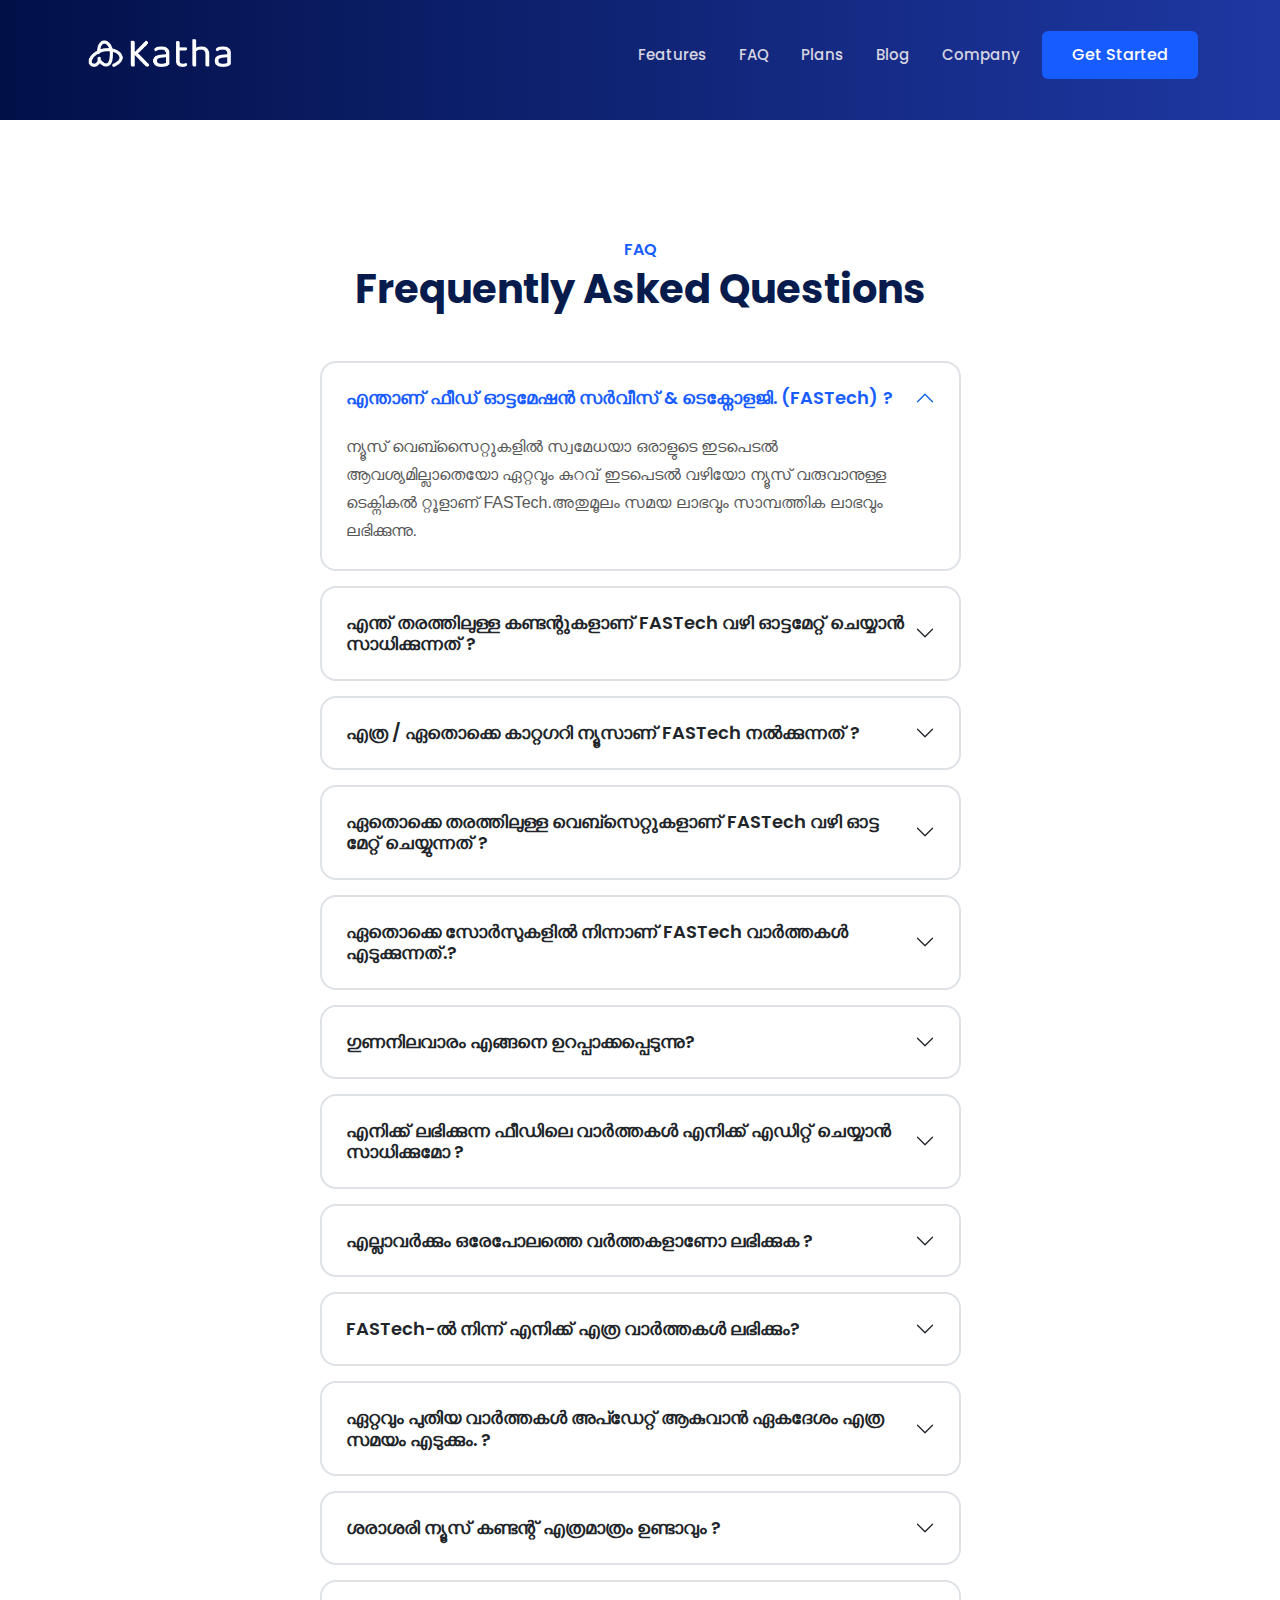
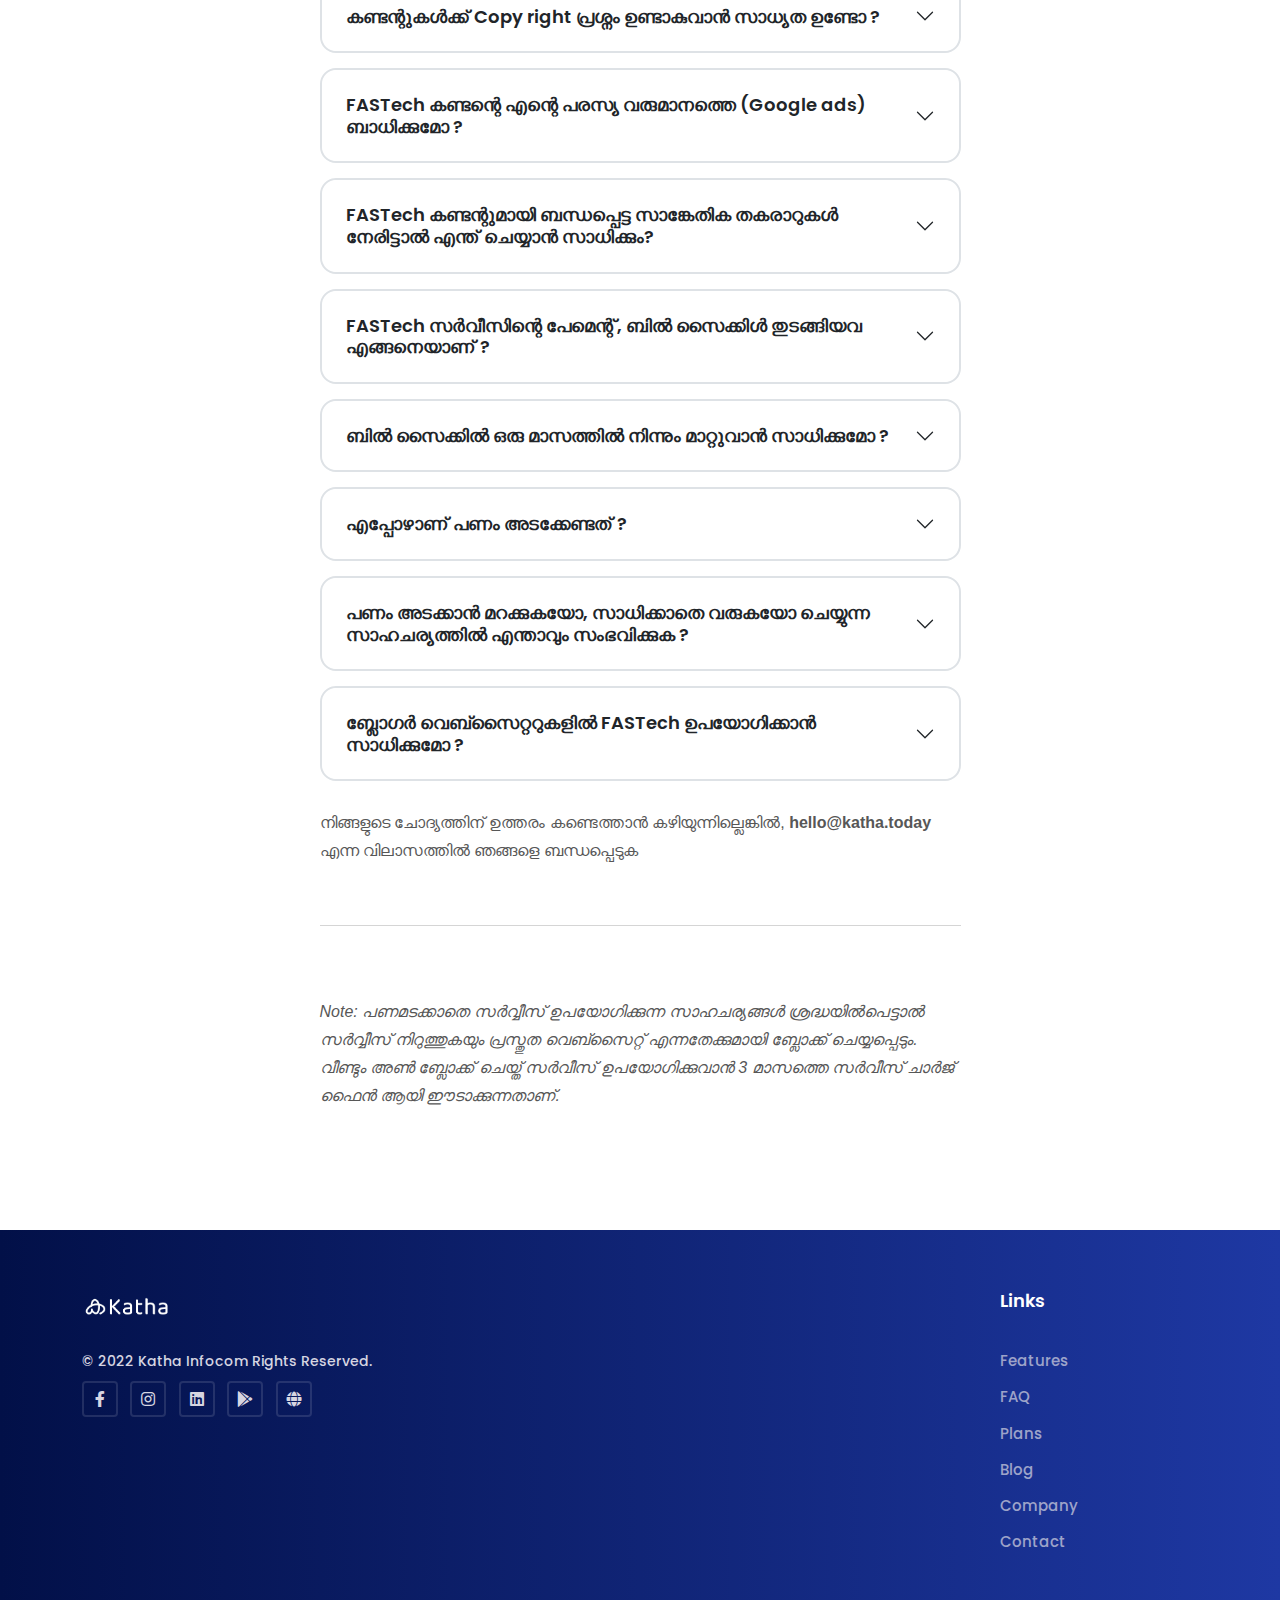
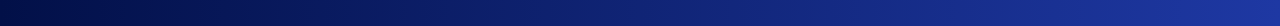
<file: faq-ml.html>
<!DOCTYPE html>
<html lang="en">
<head>
    <meta http-equiv="Content-Type" content="text/html; charset=UTF-8">
    <!--required meta tags-->
    <meta name="viewport" content="width=device-width, initial-scale=1.0, maximum-scale=1.0">

    <!--twitter og-->
    <meta name="twitter:card" content="summary_large_image">
    <meta name="twitter:title" content="Katha | FASTech | Feed Automation Services & Technology">
    <meta name="twitter:description"
          content="Katha's FASTech enables automated feed. Get all the important and breaking news gets updated within seconds.">
    <meta name="twitter:image" content="#">

    <!--facebook og-->
    <meta property="og:url" content="business.katha.today">
    <meta name="twitter:title" content="Katha | FASTech | Feed Automation Services & Technology">
    <meta property="og:description"
          content="Katha's FASTech enables automated feed. Get all the important and breaking news gets updated within seconds.">

    <!--meta-->
    <meta name="description"
          content="Katha's FASTech enables automated feed. Get all the important and breaking news gets updated within seconds.">
    <meta name="author" content="Katha">
    <meta property="og:title" name="og:title" content="Katha | FASTech | Feed Automation Services & Technology">
    <meta property="og:description"
          content="Katha's FASTech enables automated feed. Get all the important and breaking news gets updated within seconds.">
    <meta property="og:image" name="og:image" content="assets/img/cover.jpeg">

    <link rel="icon" href="assets/img/favicon.png" type="image/png" sizes="32x32">
    <title>Katha | FASTech | Feed Automation Services & Technology</title>
    <link href="assets/css/css2" rel="stylesheet">
    <link rel="stylesheet" href="assets/css/main.css">
    <link rel="stylesheet" href="assets/css/custom.css">
</head>

<body data-aos-easing="ease-in-out" data-aos-duration="500" data-aos-delay="0" data-new-gr-c-s-check-loaded="14.1063.0"
      data-gr-ext-installed="">

<!--preloader start-->
<div id="preloader" style="display: none;">
    <div class="preloader-wrap">
        <div class="loading-bar"></div>
    </div>
</div>
<!--preloader end-->
<!--main content wrapper start-->
<div class="main-wrapper">

    <!--header section start-->
    <!--header start-->
    <header class="main-header position-absolute w-100">
        <nav class="navbar navbar-expand-xl navbar-dark sticky-header">
            <div class="container d-flex align-items-center justify-content-lg-between position-relative">
                <a href="/" class="navbar-brand d-flex align-items-center mb-md-0 text-decoration-none">
                    <img src="assets/img/logo-white.png" alt="logo" class="img-fluid logo-white"
                         style="max-width: 30%;">
                    <img src="assets/img/logo-color.png" alt="logo" class="img-fluid logo-color"
                         style="max-width: 30%;">
                </a>

                <a class="navbar-toggler position-absolute right-0 border-0" href="./#offcanvasWithBackdrop"
                   role="button">
                    <span class="far fa-bars" data-bs-toggle="offcanvas" data-bs-target="#offcanvasWithBackdrop"
                          aria-controls="offcanvasWithBackdrop"></span>
                </a>
                <div class="clearfix"></div>
                <div class="collapse navbar-collapse justify-content-center">
                    <ul class="nav col-12 col-md-auto justify-content-center main-menu">
                        <li><a href="./#features" class="nav-link">Features</a></li>
                        <li><a href="./#faq" class="nav-link">FAQ</a></li>
                        <li><a href="./#plans" class="nav-link">Plans</a></li>
                        <li><a href="./blog.html" class="nav-link">Blog</a></li>
                        <li><a href="./company.html" class="nav-link">Company</a></li>
                    </ul>
                </div>

                <div class="action-btns text-end me-5 me-lg-0 d-none d-md-block d-lg-block">
                    <a href="./#contact" class="btn btn-primary">Get Started</a>
                </div>

                <!--offcanvas menu start-->
                <div class="offcanvas offcanvas-end" tabindex="-1" id="offcanvasWithBackdrop">
                    <div class="offcanvas-header d-flex align-items-center mt-4">
                        <a href="/" class="d-flex align-items-center mb-md-0 text-decoration-none">
                            <img src="assets/img/logo-color.png" alt="logo" class="img-fluid ps-2"
                                 style="max-width: 30%;">
                        </a>
                        <button id="nav-close-btn" type="button" class="close-btn text-danger" data-bs-dismiss="offcanvas"
                                aria-label="Close">
                            <i class="far fa-close"></i>
                        </button>
                    </div>
                    <div class="offcanvas-body">
                        <ul class="nav col-12 col-md-auto justify-content-center main-menu">
                            <li><a href="./#features" class="nav-link">Features</a></li>
                            <li><a href="./#faq" class="nav-link">FAQ</a></li>
                            <li><a href="./#plans" class="nav-link">Plans</a></li>
                            <li><a href="./blog.html" class="nav-link">Blog</a></li>
                            <li><a href="./company.html" class="nav-link">Company</a></li>
                        </ul>
                        <div class="action-btns mt-4 ps-3">
                            <a href="./#contact" class="btn btn-primary">Get Started</a>
                        </div>
                    </div>
                </div>
                <!--offcanvas menu end-->
            </div>
        </nav>
    </header>
    <!--header end-->
    <!--header section end-->

    <!--hero section start-->
    <section class="hero-section ptb-60 text-white bg-gradient"
             style="background: url(&#39;assets/img/hero-dot-bg.png&#39;)no-repeat center right">
    </section>
    <!--hero section end-->

    <!--faq section start-->
    <section class="faq-section ptb-120">
        <div class="container">
            <div class="row justify-content-center">
                <div class="col-lg-7 col-12">
                    <div class="section-heading mb-5 text-center">
                        <h5 class="h6 text-primary">FAQ</h5>
                        <h2>Frequently Asked Questions</h2>
                    </div>
                </div>
            </div>
            <div class="row justify-content-center">
                <div class="col-lg-7 col-12">
                    <div class="accordion faq-accordion" id="accordionExample">
                        <div class="accordion-item border border-2 active">
                            <h5 class="accordion-header" id="faq-1">
                                <button class="accordion-button" type="button" data-bs-toggle="collapse" data-bs-target="#collapse-1" aria-expanded="true">
                                    എന്താണ് ഫീഡ് ഓട്ടമേഷൻ സർവീസ് & ടെക്നോളജി. (FASTech) ? 
                                </button>
                            </h5>
                            <div id="collapse-1" class="accordion-collapse collapse show" aria-labelledby="faq-1" data-bs-parent="#accordionExample">
                                <div class="accordion-body">
                                    ന്യൂസ് വെബ്സൈറ്റുകളിൽ സ്വമേധയാ ഒരാളുടെ ഇടപെടൽ ആവശ്യമില്ലാതെയോ ഏറ്റവും കുറവ് ഇടപെടൽ വഴിയോ ന്യൂസ് വരുവാനുള്ള ടെക്നികൽ റ്റൂളാണ് FASTech.അതുമൂലം സമയ ലാഭവും സാമ്പത്തിക ലാഭവും ലഭിക്കുന്നു.
                                </div>
                            </div>
                        </div>
                        <div class="accordion-item border border-2">
                            <h5 class="accordion-header" id="faq-2">
                                <button class="accordion-button collapsed" type="button" data-bs-toggle="collapse" data-bs-target="#collapse-2" aria-expanded="false">
                                    എന്ത് തരത്തിലുള്ള കണ്ടന്റുകളാണ് FASTech വഴി ഓട്ടമേറ്റ് ചെയ്യാൻ സാധിക്കുന്നത് ?
                                </button>
                            </h5>
                            <div id="collapse-2" class="accordion-collapse collapse" aria-labelledby="faq-2" data-bs-parent="#accordionExample">
                                <div class="accordion-body">
                                    എല്ലാ പ്രധാന ഉറവിടങ്ങളിൽ നിന്നും വാർത്താ വെബ്‌സൈറ്റുകളിലേക്ക് വാർത്തകളും വിവരങ്ങളും ഓട്ടോമേറ്റ് ചെയ്യാൻ FASTech-ന് കഴിയും. ഉപയോക്താക്കൾക്ക് ആവശ്യമായ ഓരോ വിഭാഗത്തിലെയും, വാർത്തകളും വിവരങ്ങളും സ്വയം തിരഞ്ഞെടുക്കാം
                                </div>
                            </div>
                        </div>
                        <div class="accordion-item border border-2">
                            <h5 class="accordion-header" id="faq-3">
                                <button class="accordion-button collapsed" type="button" data-bs-toggle="collapse" data-bs-target="#collapse-3" aria-expanded="false">
                                    എത്ര / ഏതൊക്കെ കാറ്റഗറി ന്യൂസാണ് FASTech നൽക്കുന്നത് ? 
                                </button>
                            </h5>
                            <div id="collapse-3" class="accordion-collapse collapse" aria-labelledby="faq-3" data-bs-parent="#accordionExample">
                                <div class="accordion-body">
                                    ലോകം, ദേശീയം, കേരളം, ഗൾഫ്, കായികം, ആരോഗ്യം, ബിസിനസ്സ്, വിനോദം എന്നിങ്ങനെ 12+ പ്രധാന കാറ്റഗറികളും. കൂടാതെ പോസിറ്റീവ് വാർത്തകൾ പോലെയുള്ള സ്പെഷ്യൽ വിഭാഗങ്ങളും FASTech നൽകുന്നു. ഇത് കൂടാതെ  ഉപയോക്താക്കൾക്ക് മിക്സ്  ചെയ്ത് തിരഞ്ഞെടുക്കാനും കഴിയുന്ന 60+ ഉപവിഭാഗങ്ങളായി തിരിച്ചിരിക്കുന്നു.
                                </div>
                            </div>
                        </div>

                        <div class="accordion-item border border-2">
                            <h5 class="accordion-header" id="faq-4">
                                <button class="accordion-button collapsed" type="button" data-bs-toggle="collapse" data-bs-target="#collapse-4" aria-expanded="false">
                                    ഏതൊക്കെ തരത്തിലുള്ള വെബ്സെറ്റുകളാണ് FASTech വഴി ഓട്ട മേറ്റ് ചെയ്യുന്നത് ?  
                                </button>
                            </h5>
                            <div id="collapse-4" class="accordion-collapse collapse" aria-labelledby="faq-4" data-bs-parent="#accordionExample">
                                <div class="accordion-body">
                                    FASTech ഉപയോഗിച്ച് ഏത് തരത്തിലുള്ള വെബ്‌സൈറ്റുകളും ഓട്ടോമേറ്റ് ചെയ്യാൻ കഴിയും. Wordpress വെബ്‌സൈറ്റുകൾക്ക് നിങ്ങളുടെ വെബ്‌സൈറ്റിലേക്ക് വാർത്തകൾ അപ്‌ലോഡ് ചെയ്യുന്ന ഡയറക്‌ട് ഇൻജക്ടർ ഉണ്ട്. മറ്റ് വെബ്‌സൈറ്റുകൾക്ക് API ഇൻജക്ടറുകൾ ആവശ്യമാണ്, അതിനായി നിങ്ങളുടെ ഡെവലപ്പർമാരുമായി സഹകരിക്കാനും പിന്തുണ നൽകാനും ഞങ്ങൾ തയ്യാറാണ്. ഇത് സർവീസ് എടുക്കുന്ന വെബ്സെറ്റുകളുടെ ഘടനയനുസരിച്ചാണ് തീരുമാനിക്കുന്നത്.    
                                </div>
                            </div>
                        </div>

                        <div class="accordion-item border border-2">
                            <h5 class="accordion-header" id="faq-5">
                                <button class="accordion-button collapsed" type="button" data-bs-toggle="collapse" data-bs-target="#collapse-5" aria-expanded="false">
                                    ഏതൊക്കെ സോർസുകളിൽ നിന്നാണ് FASTech വാർത്തകൾ എടുക്കുന്നത്.?
                                </button>
                            </h5>
                            <div id="collapse-5" class="accordion-collapse collapse" aria-labelledby="faq-5" data-bs-parent="#accordionExample">
                                <div class="accordion-body">
                                    ലോകമെമ്പാടുമുള്ള എല്ലാ മുഖ്യധാര സോർസുകളിൽ വരുന്ന വാർത്തകൾ FASTech വഴി നിങ്ങൾക്ക് ലഭിക്കും. ഇത് ഉറപ്പുവരുത്തുന്നതിനായി ഒരു കണ്ടന്റ് ക്വാളിറ്റി റിപോർട്ടിംഗ് ടീമും FASTechന് ഉണ്ട്.
                                </div>
                            </div>
                        </div>

                        <div class="accordion-item border border-2">
                            <h5 class="accordion-header" id="faq-6">
                                <button class="accordion-button collapsed" type="button" data-bs-toggle="collapse" data-bs-target="#collapse-6" aria-expanded="false">
                                    ഗുണനിലവാരം എങ്ങനെ ഉറപ്പാക്കപ്പെടുന്നു?
                                </button>
                            </h5>
                            <div id="collapse-6" class="accordion-collapse collapse" aria-labelledby="faq-6" data-bs-parent="#accordionExample">
                                <div class="accordion-body">
                                    ഞങ്ങൾക്ക് 1 റൗണ്ട് മെഷീൻ ഡ്രൈവ് ഓട്ടോമേറ്റഡ് ചെക്കിങ്ങും  ശേഷം പരിചയസമ്പന്നരായ എഡിറ്റർമാരുടെ 2 മാനുവൽ പരിശോധനകളും ഉണ്ട്.
                                </div>
                            </div>
                        </div>

                        <div class="accordion-item border border-2">
                            <h5 class="accordion-header" id="faq-7">
                                <button class="accordion-button collapsed" type="button" data-bs-toggle="collapse" data-bs-target="#collapse-7" aria-expanded="false">
                                    എനിക്ക് ലഭിക്കുന്ന ഫീഡിലെ വാർത്തകൾ എനിക്ക് എഡിറ്റ് ചെയ്യാൻ സാധിക്കുമോ ?  
                                </button>
                            </h5>
                            <div id="collapse-7" class="accordion-collapse collapse" aria-labelledby="faq-7" data-bs-parent="#accordionExample">
                                <div class="accordion-body">
                                    FASTech വഴി ലഭിക്കുന്ന ഫീഡ് ഉപഭോക്താവിന്റെ അഡ്മിൻ പാനലിൽ ഡ്രാഫ്റ്റുകളായി ലഭ്യമാകുകയും അവിടെ എഡിറ്റ് ചെയ്യുകയും ചെയ്യാം.
                                </div>
                            </div>
                        </div>

                        <div class="accordion-item border border-2">
                            <h5 class="accordion-header" id="faq-8">
                                <button class="accordion-button collapsed" type="button" data-bs-toggle="collapse" data-bs-target="#collapse-8" aria-expanded="false">
                                    എല്ലാവർക്കും ഒരേപോലത്തെ വർത്തകളാണോ ലഭിക്കുക ?
                                </button>
                            </h5>
                            <div id="collapse-8" class="accordion-collapse collapse" aria-labelledby="faq-8" data-bs-parent="#accordionExample">
                                <div class="accordion-body">
                                    ഒരിക്കലും അല്ല , 50+ ഉപവിഭാഗങ്ങളിൽ നിന്നും നിങ്ങൾ തിരഞ്ഞെടുക്കുന്നതിനെ അടിസ്ഥാനമാക്കി മുഴുവൻ ഫീഡും ഇഷ്ടാനുസൃതമാക്കാവുന്നതാണ്. കൂടാതെ ബ്രേക്കിംഗ് ന്യൂസ് ഒഴികെ, എല്ലാ പ്രധാന വാർത്തകൾക്കും ഒന്നിലധികം പതിപ്പുകൾ ഉണ്ടായിരിക്കും, അതിനാൽ നിങ്ങളുടെ ഫീഡ് നിങ്ങൾക് exclusive ആയിരിക്കും
                                </div>
                            </div>
                        </div>

                        <div class="accordion-item border border-2">
                            <h5 class="accordion-header" id="faq-9">
                                <button class="accordion-button collapsed" type="button" data-bs-toggle="collapse" data-bs-target="#collapse-9" aria-expanded="false">
                                    FASTech-ൽ നിന്ന് എനിക്ക് എത്ര വാർത്തകൾ ലഭിക്കും?
                                </button>
                            </h5>
                            <div id="collapse-9" class="accordion-collapse collapse" aria-labelledby="faq-9" data-bs-parent="#accordionExample">
                                <div class="accordion-body">
                                    പ്രീമിയം പാക്കേജ് സബ്‌സ്‌ക്രൈബുചെയ്‌താൽ, ഒരു FASTech ഉപഭോകതാവിന് പ്രതിമാസം ഏകദേശം 4000+ വാർത്തകൾ ലഭിക്കും. ഉപഭോകതാവിന് തിരഞ്ഞെടുത്ത സബ്‌സ്‌ക്രിപ്‌ഷൻ പ്ലാനുകൾ അല്ലെങ്കിൽ വിഭാഗങ്ങൾ അനുസരിച്ച്  മറ്റു നമ്പറുകളും.വത്യസ്തമായിരിക്കും
                                </div>
                            </div>
                        </div>

                        <div class="accordion-item border border-2">
                            <h5 class="accordion-header" id="faq-10">
                                <button class="accordion-button collapsed" type="button" data-bs-toggle="collapse" data-bs-target="#collapse-10" aria-expanded="false">
                                    ഏറ്റവും പുതിയ വാർത്തകൾ അപ്ഡേറ്റ് ആകുവാൻ ഏകദേശം എത്ര സമയം എടുക്കും. ? 
                                </button>
                            </h5>
                            <div id="collapse-10" class="accordion-collapse collapse" aria-labelledby="faq-10" data-bs-parent="#accordionExample">
                                <div class="accordion-body">
                                    എല്ലാ വാർത്തകളും തത്സമയം അപ്‌ലോഡ് ചെയ്യപ്പെടുന്നു. ഏറ്റവും ലേറ്റസ്റ്റ് വാർത്തകൾ ഒരു ന്യൂസ് വെബ്സെറ്റിൽ മാനുവലായി വരുവാൻ എടുക്കുന്ന സമയത്തിലും 5ൽ ഒന്ന് കുറവ് സമയത്തിൽ തന്നെ വാർത്തകൾ അപ്ഡേറ്റ് ചെയ്യും.
                                </div>
                            </div>
                        </div>

                        <div class="accordion-item border border-2">
                            <h5 class="accordion-header" id="faq-11">
                                <button class="accordion-button collapsed" type="button" data-bs-toggle="collapse" data-bs-target="#collapse-11" aria-expanded="false">
                                    ശരാശരി ന്യൂസ് കണ്ടന്റ് എത്രമാത്രം ഉണ്ടാവും ? 
                                </button>
                            </h5>
                            <div id="collapse-11" class="accordion-collapse collapse" aria-labelledby="faq-11" data-bs-parent="#accordionExample">
                                <div class="accordion-body">
                                    എല്ലാ വാർത്തകളും 3 പാരഗ്രാഫ് (100 വാക്കുകൾ) വീതം ഉണ്ടാവും. 1 പാരഗ്രാഫ് ഉള്ള വില കുറഞ്ഞ പതിപ്പും തിരഞ്ഞെടുക്കാം.
                                </div>
                            </div>
                        </div>

                        <div class="accordion-item border border-2">
                            <h5 class="accordion-header" id="faq-12">
                                <button class="accordion-button collapsed" type="button" data-bs-toggle="collapse" data-bs-target="#collapse-12" aria-expanded="false">
                                    കണ്ടന്റുകൾക്ക് Copy right പ്രശ്നം ഉണ്ടാകുവാൻ സാധ്യത ഉണ്ടോ ? 
                                </button>
                            </h5>
                            <div id="collapse-12" class="accordion-collapse collapse" aria-labelledby="faq-12" data-bs-parent="#accordionExample">
                                <div class="accordion-body">
                                    ഇല്ല. കണ്ടന്റുകൾക്ക് Copyright free ചിത്രവും ഒറിജിനൽ ഹെഡറും ഉണ്ടായിരിക്കും കൂടാതെ കർശനമായ Content ഗുണനിലവാര സംവിധാനവുമുള്ളതിനാൽ  Copy right പ്രശ്നം ഉണ്ടാവുകയില്ല. Copy rightമായി ബന്ധപ്പെട്ട എന്തെങ്കിലും പ്രശ്നമുണ്ടെങ്കിൽ അതിൽ Katha Infocom പൂർണമായി സഹകരിക്കുന്നതാണ്.
                                </div>
                            </div>
                        </div>

                        <div class="accordion-item border border-2">
                            <h5 class="accordion-header" id="faq-13">
                                <button class="accordion-button collapsed" type="button" data-bs-toggle="collapse" data-bs-target="#collapse-13" aria-expanded="false">
                                    FASTech കണ്ടന്റെ എന്റെ പരസ്യ വരുമാനത്തെ (Google ads) ബാധിക്കുമോ ? 
                                </button>
                            </h5>
                            <div id="collapse-13" class="accordion-collapse collapse" aria-labelledby="faq-13" data-bs-parent="#accordionExample">
                                <div class="accordion-body">
                                    ഇല്ല. താങ്കൾക്ക് ലഭിക്കുന്നത് SEO ഒപ്റ്റിമെ സ്ഡ് കണ്ടന്റ് ആയിരിക്കും. അത് നിങ്ങളുടെ പരസ്യ വരുമാനത്തെ വർദ്ധിപ്പിക്കാനായിരിക്കും കൂടുതൽ സഹായിക്കുക. കൂടാതെ ഗൂഗിൽ ആഡ്‌സുമായി ബന്ധപ്പെട്ട കൂടുതൽ സപ്പോർട്ട് കഥ ടീമിന്റെ ഭാഗത്ത് നിന്നുണ്ടാവും.
                                </div>
                            </div>
                        </div>

                        <div class="accordion-item border border-2">
                            <h5 class="accordion-header" id="faq-14">
                                <button class="accordion-button collapsed" type="button" data-bs-toggle="collapse" data-bs-target="#collapse-14" aria-expanded="false">
                                    FASTech കണ്ടന്റുമായി ബന്ധപ്പെട്ട സാങ്കേതിക തകരാറുകൾ നേരിട്ടാൽ എന്ത് ചെയ്യാൻ സാധിക്കും? 
                                </button>
                            </h5>
                            <div id="collapse-14" class="accordion-collapse collapse" aria-labelledby="faq-14" data-bs-parent="#accordionExample">
                                <div class="accordion-body">
                                    ഞങ്ങളുടെ ടീമിനെ ഉപയോക്താവ് പ്രശ്നം അറിയിച്ചാലുടൻ, ഞങ്ങളുടെ ടെക് ടീം  FASTech സിസ്റ്റവുമായി ബന്ധപ്പെട്ട പ്രശ്നമാണെന് സ്ഥിതീകരിക്കുകയും. പ്രശ്നം തിരിച്ചറിഞ്ഞാൽ, റിപ്പോർട്ട് ചെയ്ത് 24 മണിക്കൂറിനുള്ളിൽ ഞങ്ങൾ അത് പരിഹരിക്കുകയും ചെയും. നിങ്ങളുടെ പ്രശ്നം 24 മണിക്കൂറിനകം ഞങ്ങൾക്ക് പരിഹരിക്കാൻ പറ്റാത്ത സാഹചര്യമുണ്ടായാൽ അത്രയും ദിവസത്തെ സബസ്ക്രിപ്‌ഷൻ കാലാവധി നീട്ടി തരുന്നതാണ്
                                </div>
                            </div>
                        </div>

                        <div class="accordion-item border border-2">
                            <h5 class="accordion-header" id="faq-15">
                                <button class="accordion-button collapsed" type="button" data-bs-toggle="collapse" data-bs-target="#collapse-15" aria-expanded="false">
                                    FASTech സർവീസിന്റെ പേമെന്റ്,  ബിൽ സൈക്കിൾ തുടങ്ങിയവ എങ്ങനെയാണ് ? 
                                </button>
                            </h5>
                            <div id="collapse-15" class="accordion-collapse collapse" aria-labelledby="faq-15" data-bs-parent="#accordionExample">
                                <div class="accordion-body">
                                    തിരഞ്ഞെടുക്കുന്ന കാറ്റഗറികൾ അനുസരിച്ച് തുകയാണ് ഒരോ ഉപഭോക്താവിൽ നിന്നും ഇടാക്കുക. അതിനായി ഒരോ മാസത്തിന്റെ തുടക്കത്തിൽ തുടങ്ങി മാസവസാനം തീരുന്ന ബിൽ സൈക്കിളാണ് പിന്തുടരുന്നത്.
                                </div>
                            </div>
                        </div>

                        <div class="accordion-item border border-2">
                            <h5 class="accordion-header" id="faq-16">
                                <button class="accordion-button collapsed" type="button" data-bs-toggle="collapse" data-bs-target="#collapse-16" aria-expanded="false">
                                    ബിൽ സൈക്കിൽ ഒരു മാസത്തിൽ നിന്നും മാറ്റുവാൻ സാധിക്കുമോ ? 
                                </button>
                            </h5>
                            <div id="collapse-16" class="accordion-collapse collapse" aria-labelledby="faq-16" data-bs-parent="#accordionExample">
                                <div class="accordion-body">
                                    തീർച്ചയായും, ഒരു മാസത്തിൽ കൂടുതൽ ഉള്ള ബിൽ സൈക്കിൾ തെരഞ്ഞെടുക്കുന്ന പക്ഷം അധിക ദിവസങ്ങൾ ഫ്രീയായി ലഭിക്കുന്നതാണ് 3 മാസം (+15 ദിവസം ഫ്രീ)  , 6 മാസം(+45 ദിവസം ഫ്രീ) , 9 മാസം (+3 മാസം ഫ്രീ) എന്നിങ്ങനെ മൂന്ന് തരത്തിലുള്ള ബിൽ സൈക്കിൾ കൂടി ഉണ്ട്. 
                                </div>
                            </div>
                        </div>

                        <div class="accordion-item border border-2">
                            <h5 class="accordion-header" id="faq-17">
                                <button class="accordion-button collapsed" type="button" data-bs-toggle="collapse" data-bs-target="#collapse-17" aria-expanded="false">
                                    എപ്പോഴാണ് പണം അടക്കേണ്ടത് ? 
                                </button>
                            </h5>
                            <div id="collapse-17" class="accordion-collapse collapse" aria-labelledby="faq-17" data-bs-parent="#accordionExample">
                                <div class="accordion-body">
                                    ഒരു മാസത്തിന്റെ ബിൽ അതിനു മുന്നിലത്തെ മാസം 29 ന് ഉപഭോക്താവിന് ലഭിക്കും 1-ാം തീയതിയാണ് പണം അടക്കേണ്ട തീയതി . 
                                </div>
                            </div>
                        </div>

                        <div class="accordion-item border border-2">
                            <h5 class="accordion-header" id="faq-18">
                                <button class="accordion-button collapsed" type="button" data-bs-toggle="collapse" data-bs-target="#collapse-18" aria-expanded="false">
                                    പണം അടക്കാൻ മറക്കുകയോ, സാധിക്കാതെ വരുകയോ ചെയ്യുന്ന സാഹചര്യത്തിൽ എന്താവും സംഭവിക്കുക ? 
                                </button>
                            </h5>
                            <div id="collapse-18" class="accordion-collapse collapse" aria-labelledby="faq-18" data-bs-parent="#accordionExample">
                                <div class="accordion-body">
                                    ഒന്നാം തീയതി പണം അടക്കാൻ സാധിക്കാതെ വന്നാൽ 5 തീയതി വരെ സർവീസ് മുടങ്ങാതെ പണം അടക്കാനും . 7ാം തീയതി വരെ ഒരു ലേറ്റ് ഫീയോടു കൂടി  (ബിൽ തുകയുടെ 2% അല്ലെങ്കിൽ/ 100₹) പണം അടക്കാനും അവസരമുണ്ട്. 7ാം തീയതി വൈകിട്ട്  6 മണിയോടെ സർവീസ് നിറുത്തലാക്കും. തുടർന്ന് തുടരുന്നതിന് കാലതാമസം നേരിടുകയും ചെയ്യാം.
                                </div>
                            </div>
                        </div>

                        <div class="accordion-item border border-2">
                            <h5 class="accordion-header" id="faq-19">
                                <button class="accordion-button collapsed" type="button" data-bs-toggle="collapse" data-bs-target="#collapse-19" aria-expanded="false">
                                    ബ്ലോഗർ വെബ്സൈറ്ററുകളിൽ FASTech  ഉപയോഗിക്കാൻ സാധിക്കുമോ ?
                                </button>
                            </h5>
                            <div id="collapse-19" class="accordion-collapse collapse" aria-labelledby="faq-19" data-bs-parent="#accordionExample">
                                <div class="accordion-body">
                                    തീർച്ചയായും സാധിക്കും . ബ്ലോഗർ Settingsൽ  ക്ലിക്ക് ചെയ്യുക > തുടർന്നു വരുന്ന പേജിൽ സ്ക്രോൾ ചെയ്തത് Email  settings ക്ലിക്ക് ചെയ്യുക > അതിനു താഴെയുള്ള Post Using Email ഓപ്ഷൻ ക്ലിക്ക് ചെയ്യുക > തുടർന്നു വരുന്ന പേജിൽ ഒരു email അഡ്രെസ്സ് സൃഷ്ട്ടിക്കുക > ശേഷം പ്രസ്‌തുത Email FASTech നിങ്ങള്ക്കുവേണ്ടി കൈകാര്യം ചെയ്യുന്ന കഥയുടെ പ്രതിനിധിയുമായി പങ്കുവെക്കുക.
                                </div>
                            </div>
                        </div>
                    </div>
                    <br/>
                    <div><p>നിങ്ങളുടെ ചോദ്യത്തിന് ഉത്തരം കണ്ടെത്താൻ കഴിയുന്നില്ലെങ്കിൽ, <strong>hello@katha.today</strong> എന്ന വിലാസത്തിൽ ഞങ്ങളെ ബന്ധപ്പെടുക</p></div>
                    <br/>
                    <hr/>
                    <br/>
                    <br/>
                    <div><i>Note: പണമടക്കാതെ സർവ്വീസ് ഉപയോഗിക്കുന്ന സാഹചര്യങ്ങൾ ശ്രദ്ധയിൽപെട്ടാൽ സർവ്വീസ് നിറുത്തുകയും പ്രസ്തുത വെബ്സൈറ്റ് എന്നതേക്കുമായി ബ്ലോക്ക് ചെയ്യപ്പെടും. വീണ്ടും അൺ ബ്ലോക്ക് ചെയ്ത് സർവീസ് ഉപയോഗിക്കുവാൻ 3 മാസത്തെ സർവീസ് ചാർജ് ഫൈൻ ആയി ഈടാക്കുന്നതാണ്.</i></div>
                </div>
            </div>
        </div>
    </section>
    <!--faq section end-->

    <!--footer section start-->
    <!--footer section start-->
    <footer class="footer-section">
        <!--footer top start-->
        <!--for light footer add .footer-light class and for dark footer add .bg-dark .text-white class-->
        <div class="footer-top  bg-gradient text-white ptb-60"
             style="background: url(&#39;assets/img/page-header-bg.svg&#39;)no-repeat bottom right">
            <div class="container">
                <div class="row justify-content-between">
                    <div class="col-md-8 col-lg-4 mb-md-4 mb-lg-0">
                        <div class="footer-single-col">
                            <div class="footer-single-col mb-4">
                                <img src="assets/img/logo-white.png" alt="logo" class="img-fluid logo-white"
                                     style="max-width: 25%;">
                                <img src="assets/img/logo-color.png" alt="logo" class="img-fluid logo-color"
                                     style="max-width: 25%;">
                            </div>
                            <div class="copyright-text">
                                <p class="mb-lg-0 mb-md-0">© 2022 Katha Infocom Rights Reserved.</p>
                            </div>
                            <div class="mt-2">
                                <ul class="list-unstyled list-inline footer-social-list mb-0">
                                    <li class="list-inline-item"><a href="https://m.facebook.com/112361407225431"><i class="fab fa-facebook-f"></i></a></li>
                                    <li class="list-inline-item"><a href="https://www.instagram.com/nallakatha.daily/"><i class="fab fa-instagram"></i></a></li>
                                    <li class="list-inline-item"><a href="https://www.linkedin.com/company/kathaapp/"><i class="fab fa-linkedin"></i></a></li>
                                    <li class="list-inline-item"><a href="https://play.google.com/store/apps/details?id=today.katha&referrer=utm_source%3Dbusiness_landing_page"><i class="fab fa-google-play"></i></a></li>
                                    <li class="list-inline-item"><a href="https://katha.today/"><i class="fa fa-globe" aria-hidden="true"></i></a></li>
                                </ul>
                            </div>
                        </div>
                    </div>
                    <div class="col-md-12 col-lg-7 mt-4 mt-md-0 mt-lg-0">
                        <div class="row">
                            <div class="col-md-4 col-lg-4 mt-4 mt-md-0 mt-lg-0">
                                <div class="footer-single-col"></div>
                            </div>
                            <div class="col-md-4 col-lg-4 mt-4 mt-md-0 mt-lg-0">
                                <div class="footer-single-col"></div>
                            </div>
                            <div class="col-md-4 col-lg-4 mt-4 mt-md-0 mt-lg-0">
                                <div class="footer-single-col">
                                    <h3>Links</h3>
                                    <ul class="list-unstyled footer-nav-list mb-lg-0">
                                        <li><a href="./#features" class="text-decoration-none">Features</a></li>
                                        <li><a href="./#faq" class="text-decoration-none">FAQ</a></li>
                                        <li><a href="./#plans" class="text-decoration-none">Plans</a></li>
                                        <li><a href="./blog.html" class="text-decoration-none">Blog</a></li>
                                        <li><a href="./company.html" class="text-decoration-none">Company</a></li>
                                        <li><a href="./#contact" class="text-decoration-none">Contact</a></li>
                                        </li>
                                    </ul>
                                </div>
                            </div>
                        </div>
                    </div>

                </div>
            </div>
        </div>
        <!--footer top end-->
    </footer>
    <!--footer section end-->
    <!--footer section end-->

</div>


<!--build:js-->
<script src="assets/js/vendors/jquery-3.6.0.min.js"></script>
<script src="assets/js/vendors/bootstrap.bundle.min.js"></script>
<script src="assets/js/vendors/swiper-bundle.min.js"></script>
<script src="assets/js/vendors/jquery.magnific-popup.min.js"></script>
<script src="assets/js/vendors/parallax.min.js"></script>
<script src="assets/js/aos.js"></script>
<script src="assets/js/app.js"></script>
<!--endbuild-->


</body>
</html>
</file>
